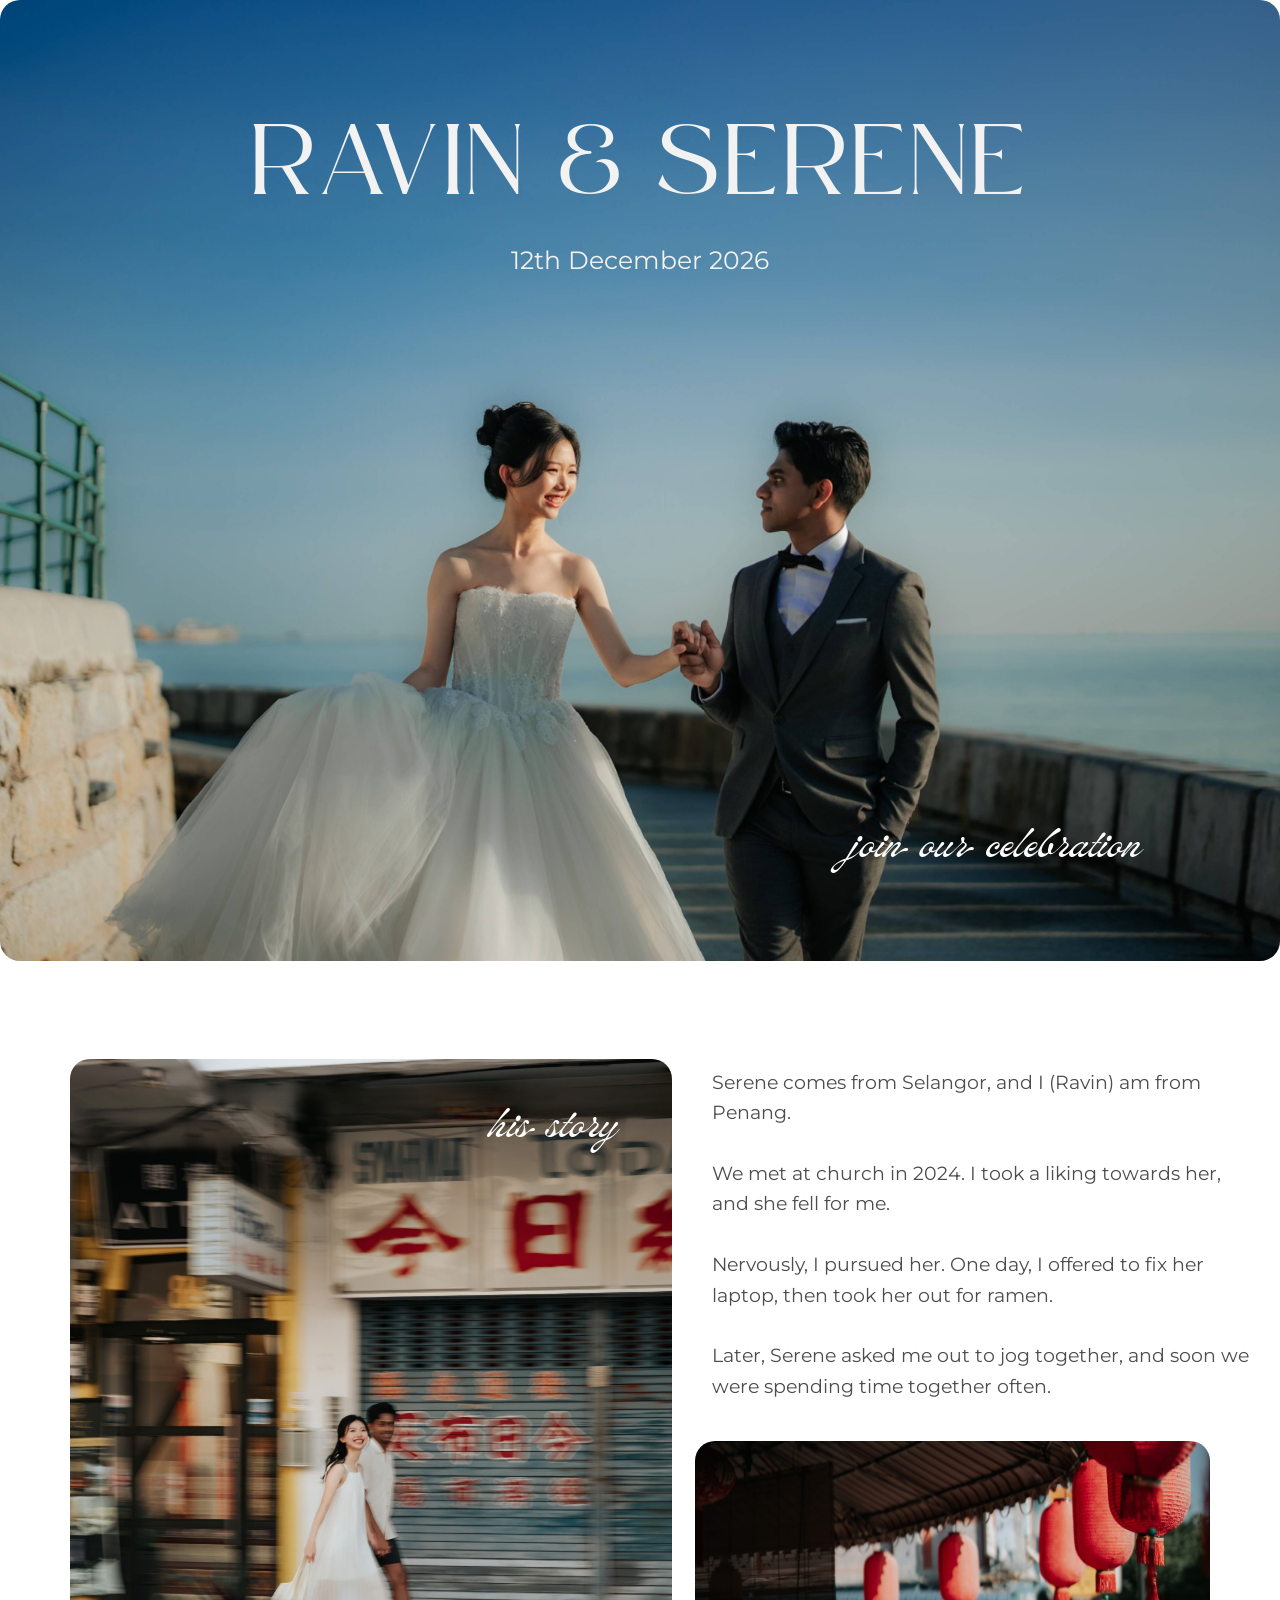
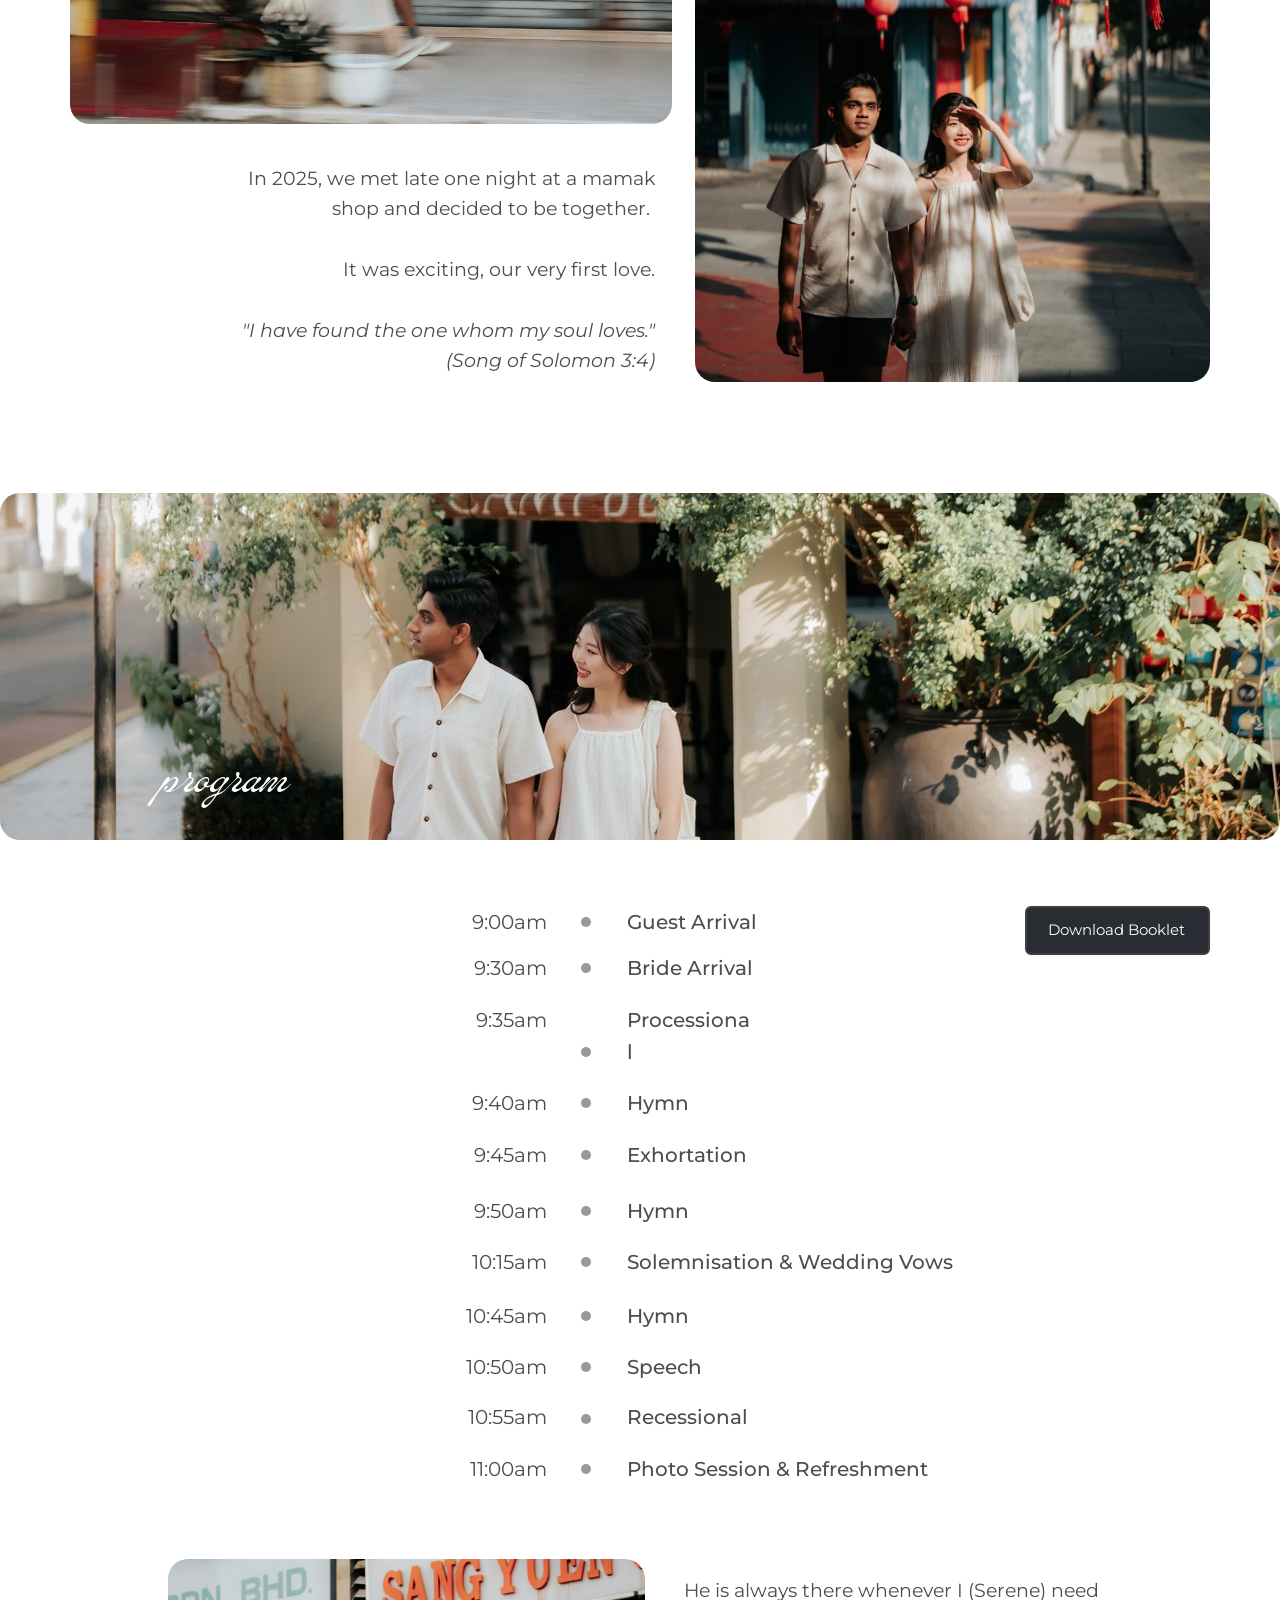
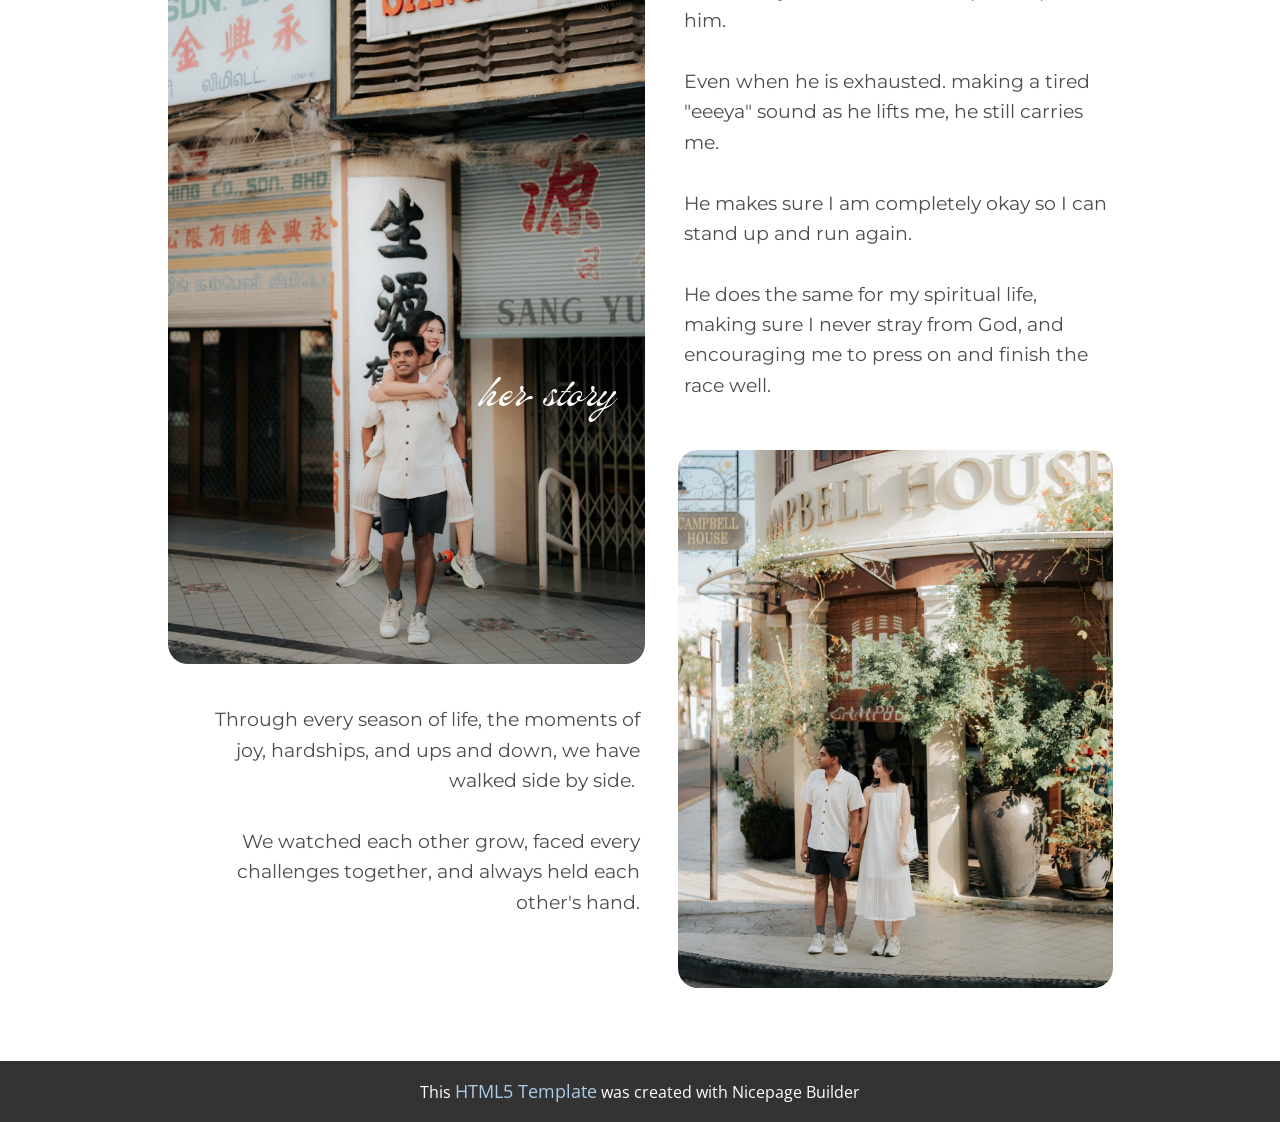
<file: index.html>
<!DOCTYPE html>
<html style="font-size: 16px;" lang="en"><head>
    <meta name="viewport" content="width=device-width, initial-scale=1.0">
    <meta charset="utf-8">
    <meta name="keywords" content="">
    <meta name="description" content="">
    <title>Wedding Site</title>
    <link rel="stylesheet" href="nicepage.css" media="screen">
<link rel="stylesheet" href="index.css" media="screen">
    <script class="u-script" type="text/javascript" src="jquery.js" defer=""></script>
    <script class="u-script" type="text/javascript" src="nicepage.js" defer=""></script>
    <meta name="generator" content="Nicepage 8.6.2, nicepage.com">
    
    
    
    
    
    
    
    
    <link id="u-page-google-font" rel="stylesheet" href="https://fonts.googleapis.com/css2?display=swap&amp;family=Roboto:ital,wght@0,100;0,200;0,300;0,400;0,500;0,600;0,700;0,800;0,900;1,100;1,200;1,300;1,400;1,500;1,600;1,700;1,800;1,900&amp;family=Open+Sans:ital,wght@0,300;0,400;0,500;0,600;0,700;0,800;1,300;1,400;1,500;1,600;1,700;1,800&amp;family=Montserrat:ital,wght@0,100;0,200;0,300;0,400;0,500;0,600;0,700;0,800;0,900;1,100;1,200;1,300;1,400;1,500;1,600;1,700;1,800;1,900">
    <script type="application/ld+json">{
		"@context": "http://schema.org",
		"@type": "Organization",
		"name": ""
}</script>
    <meta name="theme-color" content="#478ac9">
    <meta property="og:title" content="Wedding Site">
    <meta property="og:type" content="website">
  <meta data-intl-tel-input-cdn-path="intlTelInput/"></head>
  <body data-home-page="Wedding-Site.html" data-home-page-title="Wedding Site" data-path-to-root="./" data-include-products="false" class="u-body u-clearfix u-xl-mode" data-lang="en">
    <section class="u-clearfix u-section-1" id="block-1">
      <img class="u-expanded-width u-image u-image-round u-radius u-image-1" src="images/MW_04512_resized.jpg" data-image-width="4382" data-image-height="2921">
      <p class="u-align-center-xs u-custom-font u-text u-text-default u-text-grey-5 u-text-1">RAVIN &amp;​ SERENE </p>
      <p class="u-align-center-xs u-custom-font u-font-montserrat u-text u-text-default u-text-grey-5 u-text-2">12th December 20​​26</p>
      <p class="u-align-right-xs u-custom-font u-text u-text-white u-text-3">join our celebration</p>
    </section>
    <section class="u-clearfix u-white u-section-2" id="block-2">
      <div class="u-clearfix u-sheet u-sheet-1">
        <img class="custom-expanded u-image u-image-round u-radius u-image-1" src="images/MW_04669_resized.jpg" data-image-width="4886" data-image-height="3257">
        <p class="u-custom-font u-text u-text-default u-text-white u-text-1">his story</p>
        <p class="u-align-left u-custom-font u-font-montserrat u-text u-text-grey-70 u-text-2"> Serene comes from Selangor, and I (Ravin) am from Penang.&nbsp;<br>
          <br>We met at church in 2024. I took a liking towards her, and she fell for me.&nbsp;<br>
          <br>Nervously, I pursued her. One day, I offered to fix her laptop, then took her out for ramen.&nbsp;<br>
          <br>Later, Serene asked me out to jog together, and soon we were spending time together often.<br>
        </p>
        <img class="u-image u-image-round u-radius u-image-2" src="images/MW_04640_resized.jpg" alt="" data-image-width="1280" data-image-height="1920">
        <p class="u-align-right u-custom-font u-font-montserrat u-text u-text-grey-70 u-text-3"> In 2025, we met late one night at a mamak shop and decided to be together.&nbsp;<br>
          <br>It was exciting, our very first love.<br>
          <br><span style="font-style: italic;">"I have found the one whom my soul loves." (Song of Solomon 3:4)</span>
        </p>
      </div>
    </section>
    <section class="u-clearfix u-section-3" id="block-3">
      <img class="u-absolute-hcenter u-expanded u-image u-image-round u-radius u-image-1" src="images/MW_04595_resized.jpg" data-image-width="3054" data-image-height="4580">
      <p class="u-custom-font u-text u-text-default u-text-white u-text-1">program </p>
    </section>
    <section class="u-clearfix u-section-4" id="block-4">
      <div class="u-clearfix u-sheet u-sheet-1">
        <p class="u-align-right u-custom-font u-font-montserrat u-text u-text-grey-70 u-text-1">9:00am<br>
        </p>
        <p class="u-align-left u-custom-font u-font-montserrat u-text u-text-grey-70 u-text-2">Guest Arrival<br>
        </p>
        <a href="" class="u-border-2 u-border-grey-75 u-border-hover-grey-60 u-btn u-btn-round u-button-style u-custom-font u-font-montserrat u-hover-palette-5-dark-2 u-palette-5-dark-3 u-radius u-btn-1">Download Booklet </a>
        <div class="u-align-left u-grey-40 u-preserve-proportions u-shape u-shape-circle u-shape-1"></div>
        <p class="u-align-right u-custom-font u-font-montserrat u-text u-text-grey-70 u-text-3">9:30am<br>
        </p>
        <p class="u-align-left u-custom-font u-font-montserrat u-text u-text-grey-70 u-text-4">Bride Arrival<br>
        </p>
        <div class="u-align-left u-grey-40 u-preserve-proportions u-shape u-shape-circle u-shape-2"></div>
        <p class="u-align-right u-custom-font u-font-montserrat u-text u-text-grey-70 u-text-5">9:35am<br>
        </p>
        <p class="u-align-left u-custom-font u-font-montserrat u-text u-text-grey-70 u-text-6">Processional<br>
        </p>
        <div class="u-align-left u-grey-40 u-preserve-proportions u-shape u-shape-circle u-shape-3"></div>
        <p class="u-align-right u-custom-font u-font-montserrat u-text u-text-grey-70 u-text-7">9:40am<br>
        </p>
        <p class="u-align-left u-custom-font u-font-montserrat u-text u-text-grey-70 u-text-8">Hymn<br>
        </p>
        <div class="u-align-left u-grey-40 u-preserve-proportions u-shape u-shape-circle u-shape-4"></div>
        <p class="u-align-right u-custom-font u-font-montserrat u-text u-text-grey-70 u-text-9">9:45am<br>
        </p>
        <p class="u-align-left u-custom-font u-font-montserrat u-text u-text-grey-70 u-text-10">Exhortation<br>
        </p>
        <div class="u-align-left u-grey-40 u-preserve-proportions u-shape u-shape-circle u-shape-5"></div>
        <p class="u-align-right u-custom-font u-font-montserrat u-text u-text-grey-70 u-text-11">9:50am<br>
        </p>
        <p class="u-align-left u-custom-font u-font-montserrat u-text u-text-grey-70 u-text-12">Hymn<br>
        </p>
        <div class="u-align-left u-grey-40 u-preserve-proportions u-shape u-shape-circle u-shape-6"></div>
        <p class="u-align-right u-custom-font u-font-montserrat u-text u-text-grey-70 u-text-13">10:15am<br>
        </p>
        <p class="u-align-left u-custom-font u-font-montserrat u-text u-text-grey-70 u-text-14">Solemnisation &amp; Wedding Vows<br>
        </p>
        <div class="u-align-left u-grey-40 u-preserve-proportions u-shape u-shape-circle u-shape-7"></div>
        <p class="u-align-right u-custom-font u-font-montserrat u-text u-text-grey-70 u-text-15">10:45am<br>
        </p>
        <p class="u-align-left u-custom-font u-font-montserrat u-text u-text-grey-70 u-text-16">Hymn<br>
        </p>
        <div class="u-grey-40 u-preserve-proportions u-shape u-shape-circle u-shape-8"></div>
        <p class="u-align-right u-custom-font u-font-montserrat u-text u-text-grey-70 u-text-17">10:50am<br>
        </p>
        <p class="u-align-left u-custom-font u-font-montserrat u-text u-text-grey-70 u-text-18">Speech </p>
        <div class="u-align-left u-grey-40 u-preserve-proportions u-shape u-shape-circle u-shape-9"></div>
        <p class="u-align-right u-custom-font u-font-montserrat u-text u-text-grey-70 u-text-19">10:55am<br>
        </p>
        <p class="u-align-left u-custom-font u-font-montserrat u-text u-text-grey-70 u-text-20">Recessional</p>
        <div class="u-align-left u-grey-40 u-preserve-proportions u-shape u-shape-circle u-shape-10"></div>
        <p class="u-align-right u-custom-font u-font-montserrat u-text u-text-grey-70 u-text-21">11:00am<br>
        </p>
        <p class="u-align-left u-custom-font u-font-montserrat u-text u-text-grey-70 u-text-22">Photo Session &amp; Refreshment</p>
        <div class="u-grey-40 u-preserve-proportions u-shape u-shape-circle u-shape-11"></div>
      </div>
    </section>
    <section class="u-clearfix u-section-5" id="block-5">
      <div class="u-clearfix u-sheet u-sheet-1">
        <img class="u-image u-image-round u-radius u-image-1" src="images/MW_04928_resized.jpg" alt="" data-image-width="2707" data-image-height="4061">
        <p class="u-custom-font u-text u-text-default u-text-white u-text-1">her story</p>
        <p class="u-align-left u-custom-font u-font-montserrat u-text u-text-grey-70 u-text-2"> He is always there whenever I (Serene) need him.&nbsp;<br>
          <br>Even when he is exhausted. making a tired "eeeya" sound as he lifts me, he still carries me.&nbsp;<br>
          <br>He makes sure I am completely okay so I can stand up and run again.&nbsp;<br>
          <br>He does the same for my spiritual life, making sure I never stray from God, and encouraging me to press on and finish the race well.
        </p>
        <img class="u-align-left u-image u-image-round u-radius u-image-2" src="images/MW_04595_resized.jpg" alt="" data-image-width="3054" data-image-height="4580">
        <p class="u-align-right u-custom-font u-font-montserrat u-text u-text-grey-70 u-text-3"> Through every season of life, the moments of joy, hardships, and ups and down, we have walked side by side.&nbsp;<br>
          <br>We watched each other grow, faced every challenges together, and always held each other's hand.
        </p>
      </div>
    </section>
    
    
    
    
    <section class="u-backlink u-clearfix u-grey-80"> This <a href="https://nicepage.com/html5-template">HTML5 Template</a> was created with Nicepage Builder 
    </section>
  
</body></html>
</file>
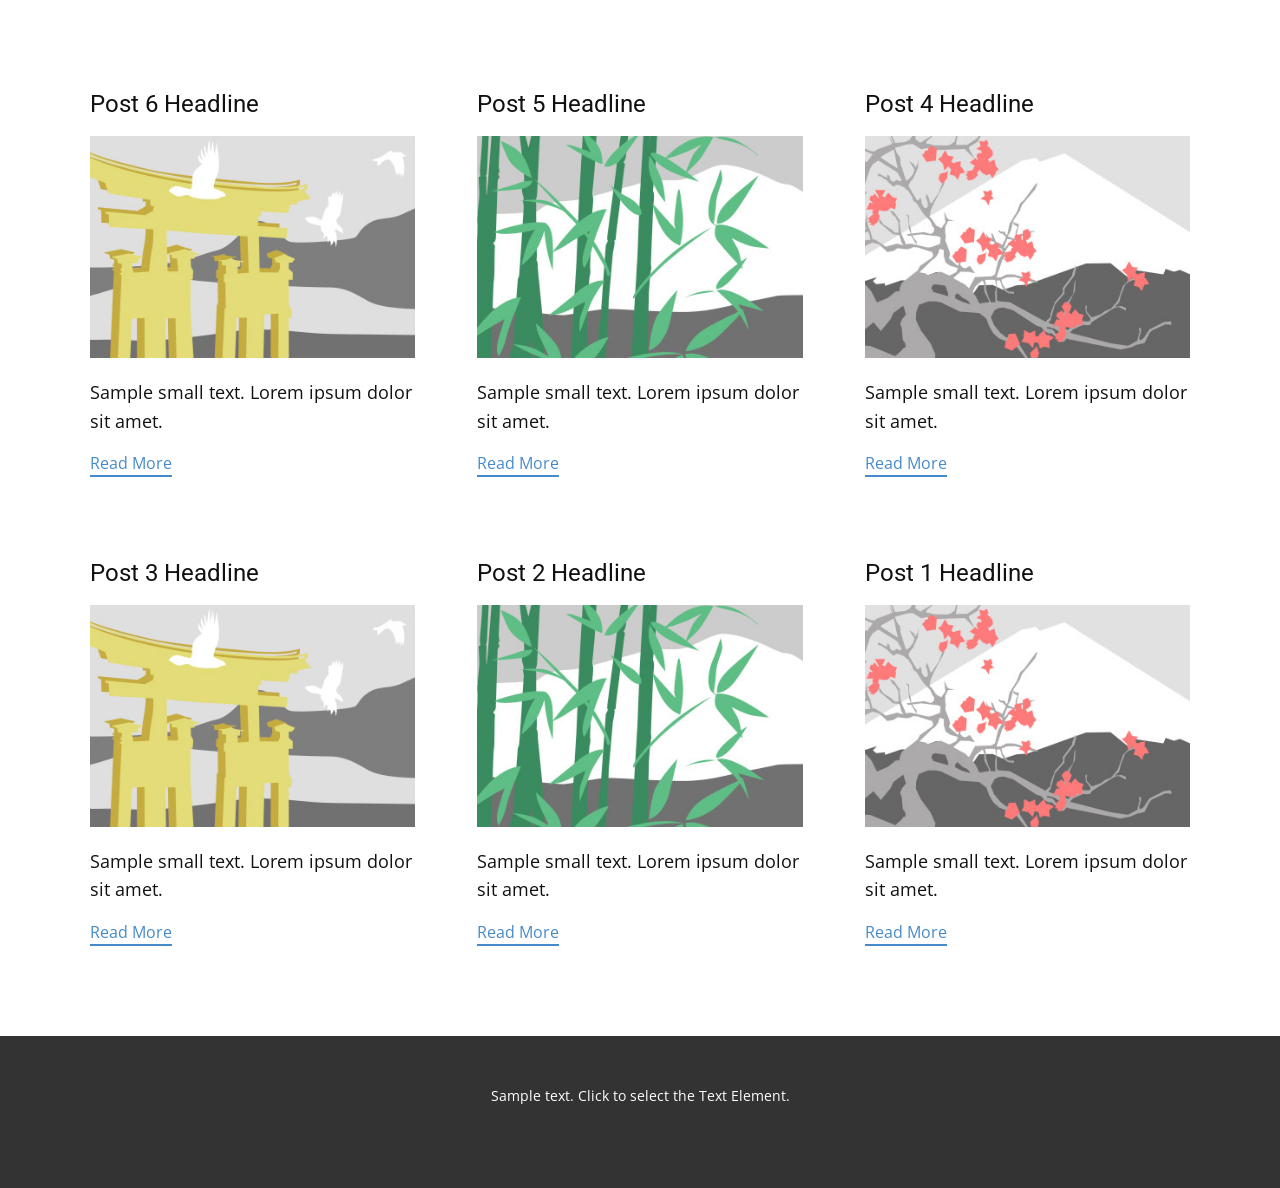
<file: blog/blog.html>
<!DOCTYPE html>
<html style="font-size: 16px;" lang="en"><head>
    <meta name="viewport" content="width=device-width, initial-scale=1.0">
    <meta charset="utf-8">
    <meta name="keywords" content="">
    <meta name="description" content="">
    <title>Blog</title>
    <link rel="stylesheet" href="../nicepage.css" media="screen">
<link rel="stylesheet" href="../Blog-Template.css" media="screen">
    <script class="u-script" type="text/javascript" src="../jquery.js" defer=""></script>
    <script class="u-script" type="text/javascript" src="../nicepage.js" defer=""></script>
    <meta name="generator" content="Nicepage 8.6.2, nicepage.com">
    
    
    
    <link id="u-page-google-font" rel="stylesheet" href="https://fonts.googleapis.com/css2?display=swap&amp;family=Roboto:ital,wght@0,100;0,200;0,300;0,400;0,500;0,600;0,700;0,800;0,900;1,100;1,200;1,300;1,400;1,500;1,600;1,700;1,800;1,900&amp;family=Open+Sans:ital,wght@0,300;0,400;0,500;0,600;0,700;0,800;1,300;1,400;1,500;1,600;1,700;1,800">
    <script type="application/ld+json">{
		"@context": "http://schema.org",
		"@type": "Organization",
		"name": ""
}</script>
    <meta name="theme-color" content="#478ac9">
  <meta data-intl-tel-input-cdn-path="intlTelInput/"></head>
  <body data-path-to-root="../" data-include-products="false" class="u-body u-clearfix u-xl-mode" data-lang="en">
    <section class="u-clearfix u-section-1" id="block-2">
      <div class="u-clearfix u-sheet u-valign-middle u-sheet-1"><!--blog--><!--blog_options_json--><!--{"type":"Recent","source":"","tags":"","count":""}--><!--/blog_options_json-->
        <div class="u-blog u-expanded-width u-blog-1" data-site-sorting-prop="created" data-site-sorting-order="desc" data-blog-id="blog-1">
          <div class="u-list-control"></div>
          <div class="u-repeater u-repeater-1"><!--blog_post-->
            <div class="u-blog-post u-container-style u-repeater-item u-white u-repeater-item-1"><meta name="twitter:description" content="Sample small text. Lorem ipsum dolor sit amet."><meta name="description" content="Sample small text. Lorem ipsum dolor sit amet."><meta property="og:type" content="article"><meta property="og:title" content="Post 6 Headline"><meta property="og:description" content="Sample small text. Lorem ipsum dolor sit amet."><meta property="og:image" content="../images/8ad73f3c.jpeg">
              <div class="u-container-layout u-similar-container u-valign-top u-container-layout-1"><!--blog_post_header-->
                <h4 class="u-blog-control u-text u-text-1">
                  <a class="u-post-header-link" href="../blog/post-5.html">Post 6 Headline</a>
                </h4><!--/blog_post_header--><!--blog_post_image-->
                <img alt="" class="u-blog-control u-expanded-width u-image u-image-default u-image-1" src="../images/8ad73f3c.jpeg" data-href="../blog/post-5.html"><!--/blog_post_image--><!--blog_post_content-->
                <div class="u-blog-control u-post-content u-text u-text-2 fr-view">Sample small text. Lorem ipsum dolor sit amet.</div><!--/blog_post_content--><!--blog_post_readmore-->
                <a href="../blog/post-5.html" class="u-blog-control u-border-2 u-border-no-left u-border-no-right u-border-no-top u-border-palette-1-base u-btn u-btn-rectangle u-button-style u-none u-btn-1"><!--blog_post_readmore_content--><!--options_json--><!--{"content":"","defaultValue":"Read More"}--><!--/options_json-->Read More<!--/blog_post_readmore_content--></a><!--/blog_post_readmore-->
              </div>
            </div><div class="u-blog-post u-container-style u-repeater-item u-video-cover u-white"><meta name="twitter:description" content="Sample small text. Lorem ipsum dolor sit amet."><meta name="description" content="Sample small text. Lorem ipsum dolor sit amet."><meta property="og:type" content="article"><meta property="og:title" content="Post 5 Headline"><meta property="og:description" content="Sample small text. Lorem ipsum dolor sit amet."><meta property="og:image" content="../images/68f64b9d.jpeg">
              <div class="u-container-layout u-similar-container u-valign-top u-container-layout-2"><!--blog_post_header-->
                <h4 class="u-blog-control u-text u-text-3">
                  <a class="u-post-header-link" href="../blog/post-4.html">Post 5 Headline</a>
                </h4><!--/blog_post_header--><!--blog_post_image-->
                <img alt="" class="u-blog-control u-expanded-width u-image u-image-default u-image-2" src="../images/68f64b9d.jpeg" data-href="../blog/post-4.html"><!--/blog_post_image--><!--blog_post_content-->
                <div class="u-blog-control u-post-content u-text u-text-4 fr-view">Sample small text. Lorem ipsum dolor sit amet.</div><!--/blog_post_content--><!--blog_post_readmore-->
                <a href="../blog/post-4.html" class="u-blog-control u-border-2 u-border-no-left u-border-no-right u-border-no-top u-border-palette-1-base u-btn u-btn-rectangle u-button-style u-none u-btn-2"><!--blog_post_readmore_content--><!--options_json--><!--{"content":"","defaultValue":"Read More"}--><!--/options_json-->Read More<!--/blog_post_readmore_content--></a><!--/blog_post_readmore-->
              </div>
            </div><div class="u-blog-post u-container-style u-repeater-item u-video-cover u-white"><meta name="twitter:description" content="Sample small text. Lorem ipsum dolor sit amet."><meta name="description" content="Sample small text. Lorem ipsum dolor sit amet."><meta property="og:type" content="article"><meta property="og:title" content="Post 4 Headline"><meta property="og:description" content="Sample small text. Lorem ipsum dolor sit amet."><meta property="og:image" content="../images/0fd3416c.jpeg">
              <div class="u-container-layout u-similar-container u-valign-top u-container-layout-3"><!--blog_post_header-->
                <h4 class="u-blog-control u-text u-text-5">
                  <a class="u-post-header-link" href="../blog/post-3.html">Post 4 Headline</a>
                </h4><!--/blog_post_header--><!--blog_post_image-->
                <img alt="" class="u-blog-control u-expanded-width u-image u-image-default u-image-3" src="../images/0fd3416c.jpeg" data-href="../blog/post-3.html"><!--/blog_post_image--><!--blog_post_content-->
                <div class="u-blog-control u-post-content u-text u-text-6 fr-view">Sample small text. Lorem ipsum dolor sit amet.</div><!--/blog_post_content--><!--blog_post_readmore-->
                <a href="../blog/post-3.html" class="u-blog-control u-border-2 u-border-no-left u-border-no-right u-border-no-top u-border-palette-1-base u-btn u-btn-rectangle u-button-style u-none u-btn-3"><!--blog_post_readmore_content--><!--options_json--><!--{"content":"","defaultValue":"Read More"}--><!--/options_json-->Read More<!--/blog_post_readmore_content--></a><!--/blog_post_readmore-->
              </div>
            </div><div class="u-blog-post u-container-style u-repeater-item u-white u-repeater-item-1"><meta name="twitter:description" content="Sample small text. Lorem ipsum dolor sit amet."><meta name="description" content="Sample small text. Lorem ipsum dolor sit amet."><meta property="og:type" content="article"><meta property="og:title" content="Post 3 Headline"><meta property="og:description" content="Sample small text. Lorem ipsum dolor sit amet."><meta property="og:image" content="../images/8ad73f3c.jpeg">
              <div class="u-container-layout u-similar-container u-valign-top u-container-layout-1"><!--blog_post_header-->
                <h4 class="u-blog-control u-text u-text-1">
                  <a class="u-post-header-link" href="../blog/post-2.html">Post 3 Headline</a>
                </h4><!--/blog_post_header--><!--blog_post_image-->
                <img alt="" class="u-blog-control u-expanded-width u-image u-image-default u-image-1" src="../images/8ad73f3c.jpeg" data-href="../blog/post-2.html"><!--/blog_post_image--><!--blog_post_content-->
                <div class="u-blog-control u-post-content u-text u-text-2 fr-view">Sample small text. Lorem ipsum dolor sit amet.</div><!--/blog_post_content--><!--blog_post_readmore-->
                <a href="../blog/post-2.html" class="u-blog-control u-border-2 u-border-no-left u-border-no-right u-border-no-top u-border-palette-1-base u-btn u-btn-rectangle u-button-style u-none u-btn-1"><!--blog_post_readmore_content--><!--options_json--><!--{"content":"","defaultValue":"Read More"}--><!--/options_json-->Read More<!--/blog_post_readmore_content--></a><!--/blog_post_readmore-->
              </div>
            </div><div class="u-blog-post u-container-style u-repeater-item u-video-cover u-white"><meta name="twitter:description" content="Sample small text. Lorem ipsum dolor sit amet."><meta name="description" content="Sample small text. Lorem ipsum dolor sit amet."><meta property="og:type" content="article"><meta property="og:title" content="Post 2 Headline"><meta property="og:description" content="Sample small text. Lorem ipsum dolor sit amet."><meta property="og:image" content="../images/68f64b9d.jpeg">
              <div class="u-container-layout u-similar-container u-valign-top u-container-layout-2"><!--blog_post_header-->
                <h4 class="u-blog-control u-text u-text-3">
                  <a class="u-post-header-link" href="../blog/post-1.html">Post 2 Headline</a>
                </h4><!--/blog_post_header--><!--blog_post_image-->
                <img alt="" class="u-blog-control u-expanded-width u-image u-image-default u-image-2" src="../images/68f64b9d.jpeg" data-href="../blog/post-1.html"><!--/blog_post_image--><!--blog_post_content-->
                <div class="u-blog-control u-post-content u-text u-text-4 fr-view">Sample small text. Lorem ipsum dolor sit amet.</div><!--/blog_post_content--><!--blog_post_readmore-->
                <a href="../blog/post-1.html" class="u-blog-control u-border-2 u-border-no-left u-border-no-right u-border-no-top u-border-palette-1-base u-btn u-btn-rectangle u-button-style u-none u-btn-2"><!--blog_post_readmore_content--><!--options_json--><!--{"content":"","defaultValue":"Read More"}--><!--/options_json-->Read More<!--/blog_post_readmore_content--></a><!--/blog_post_readmore-->
              </div>
            </div><div class="u-blog-post u-container-style u-repeater-item u-video-cover u-white"><meta name="twitter:description" content="Sample small text. Lorem ipsum dolor sit amet."><meta name="description" content="Sample small text. Lorem ipsum dolor sit amet."><meta property="og:type" content="article"><meta property="og:title" content="Post 1 Headline"><meta property="og:description" content="Sample small text. Lorem ipsum dolor sit amet."><meta property="og:image" content="../images/0fd3416c.jpeg">
              <div class="u-container-layout u-similar-container u-valign-top u-container-layout-3"><!--blog_post_header-->
                <h4 class="u-blog-control u-text u-text-5">
                  <a class="u-post-header-link" href="../blog/post.html">Post 1 Headline</a>
                </h4><!--/blog_post_header--><!--blog_post_image-->
                <img alt="" class="u-blog-control u-expanded-width u-image u-image-default u-image-3" src="../images/0fd3416c.jpeg" data-href="../blog/post.html"><!--/blog_post_image--><!--blog_post_content-->
                <div class="u-blog-control u-post-content u-text u-text-6 fr-view">Sample small text. Lorem ipsum dolor sit amet.</div><!--/blog_post_content--><!--blog_post_readmore-->
                <a href="../blog/post.html" class="u-blog-control u-border-2 u-border-no-left u-border-no-right u-border-no-top u-border-palette-1-base u-btn u-btn-rectangle u-button-style u-none u-btn-3"><!--blog_post_readmore_content--><!--options_json--><!--{"content":"","defaultValue":"Read More"}--><!--/options_json-->Read More<!--/blog_post_readmore_content--></a><!--/blog_post_readmore-->
              </div>
            </div><!--/blog_post--><!--blog_post-->
            <!--/blog_post--><!--blog_post-->
            <!--/blog_post-->
          </div>
          <div class="u-list-control"></div>
        </div><!--/blog-->
      </div>
    </section>
    
    
    
    <footer class="u-align-center u-clearfix u-container-align-center u-footer u-grey-80 u-footer" id="footer"><div class="u-clearfix u-sheet u-sheet-1">
        <p class="u-small-text u-text u-text-variant u-text-1">Sample text. Click to select the Text Element.</p>
      </div></footer>
    <section class="u-backlink u-clearfix u-grey-80"></section>
  
</body></html>
</file>
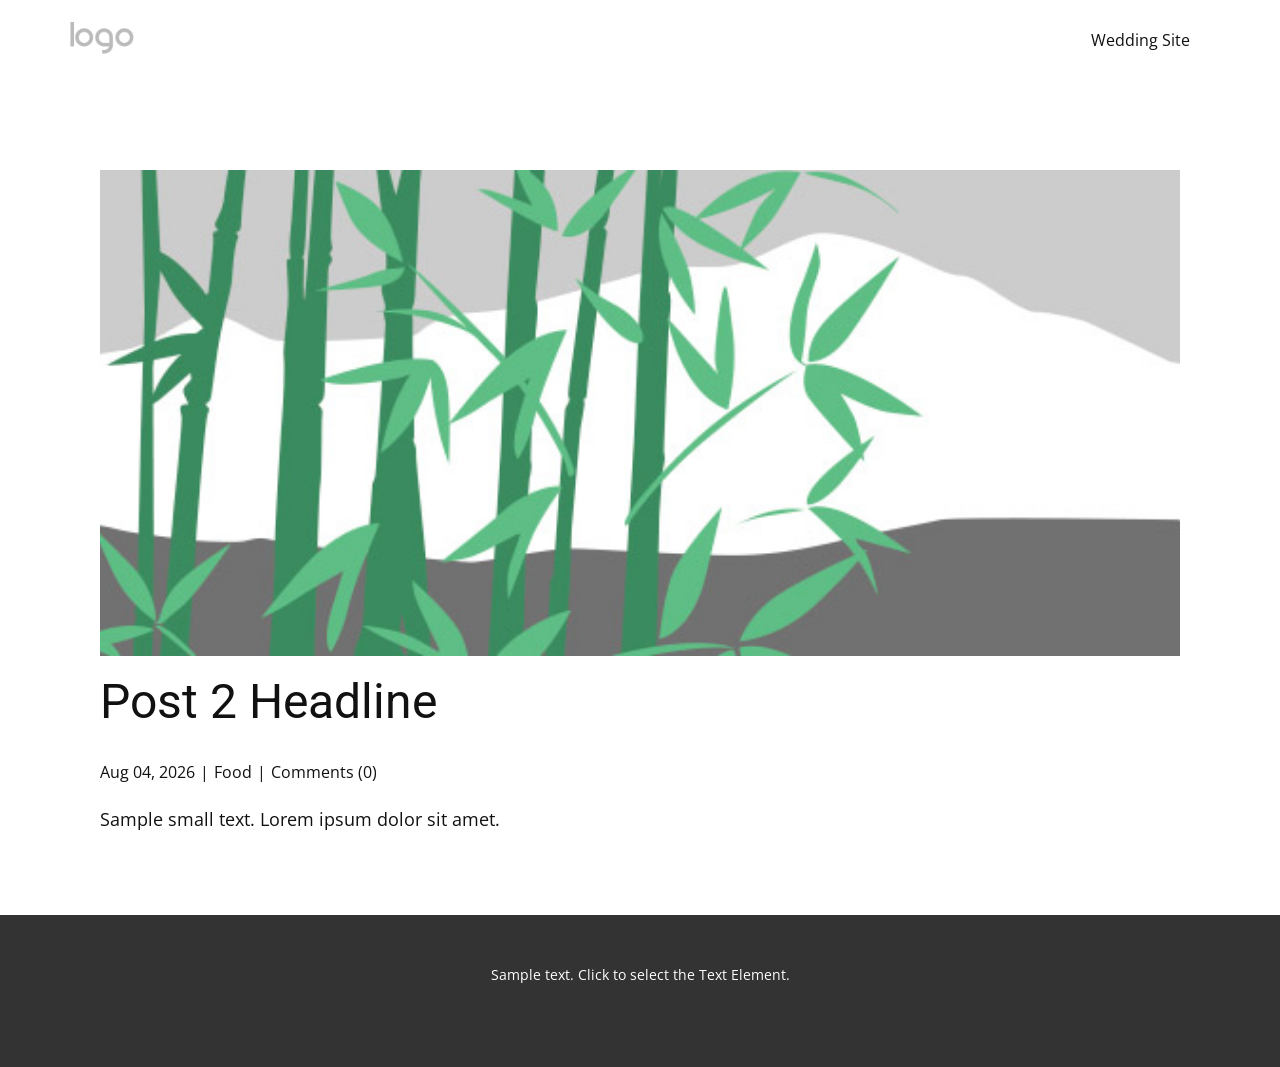
<file: blog/post-1.html>
<!DOCTYPE html>
<html style="font-size: 16px;" lang="en"><head>
    <meta name="viewport" content="width=device-width, initial-scale=1.0">
    <meta charset="utf-8">
    <meta name="keywords" content="Post 1 Headline">
    <meta name="description" content="Sample small text. Lorem ipsum dolor sit amet.">
    <title>Post 2 Headline</title>
    <link rel="stylesheet" href="../nicepage.css" media="screen">
<link rel="stylesheet" href="../Post-Template.css" media="screen">
    <script class="u-script" type="text/javascript" src="../jquery.js" defer=""></script>
    <script class="u-script" type="text/javascript" src="../nicepage.js" defer=""></script>
    <meta name="generator" content="Nicepage 8.6.2, nicepage.com">
    
    
    
    <link id="u-page-google-font" rel="stylesheet" href="https://fonts.googleapis.com/css2?display=swap&amp;family=Roboto:ital,wght@0,100;0,200;0,300;0,400;0,500;0,600;0,700;0,800;0,900;1,100;1,200;1,300;1,400;1,500;1,600;1,700;1,800;1,900&amp;family=Open+Sans:ital,wght@0,300;0,400;0,500;0,600;0,700;0,800;1,300;1,400;1,500;1,600;1,700;1,800">
    <script type="application/ld+json">{
		"@context": "http://schema.org",
		"@type": "Organization",
		"name": "",
		"logo": "images/default-logo.png"
}</script>
    <meta name="theme-color" content="#478ac9">
  <meta data-intl-tel-input-cdn-path="intlTelInput/"><meta name="twitter:description" content="Sample small text. Lorem ipsum dolor sit amet."><meta property="og:type" content="article"><meta property="og:title" content="Post 2 Headline"><meta property="og:description" content="Sample small text. Lorem ipsum dolor sit amet."><meta property="og:image" content="../images/68f64b9d.jpeg"></head>
  <body data-path-to-root="./" data-include-products="false" class="u-body u-xl-mode" data-lang="en"><header class="u-clearfix u-header u-header" id="header"><div class="u-clearfix u-sheet u-valign-middle u-sheet-1">
        <a href="#" class="u-image u-logo u-image-1">
          <img src="../images/default-logo.png" class="u-logo-image u-logo-image-1">
        </a>
        <nav class="u-menu u-menu-one-level u-offcanvas u-menu-1" role="navigation" aria-label="Menu navigation">
          <div class="menu-collapse" style="font-size: 1rem; letter-spacing: 0px;">
            <a class="u-button-style u-custom-left-right-menu-spacing u-custom-padding-bottom u-custom-top-bottom-menu-spacing u-hamburger-link u-nav-link u-text-active-palette-1-base u-text-hover-palette-2-base" href="#" tabindex="-1" aria-label="Open menu" aria-controls="e110">
              <svg class="u-svg-link" viewBox="0 0 24 24"><use xlink:href="#menu-hamburger"></use></svg>
              <svg class="u-svg-content" version="1.1" id="menu-hamburger" viewBox="0 0 16 16" x="0px" y="0px" xmlns:xlink="http://www.w3.org/1999/xlink" xmlns="http://www.w3.org/2000/svg"><g><rect y="1" width="16" height="2"></rect><rect y="7" width="16" height="2"></rect><rect y="13" width="16" height="2"></rect>
</g></svg>
            </a>
          </div>
          <div class="u-nav-container">
            <ul class="u-nav u-unstyled u-nav-1" role="menubar"><li class="u-nav-item" role="none"><a class="u-button-style u-nav-link u-text-active-palette-1-base u-text-hover-palette-2-base u-nav-link-2" href="../" role="menuitem">Wedding Site</a>
</li></ul>
          </div>
          <div class="u-nav-container-collapse" id="e110" role="region" aria-label="Menu panel">
            <div class="u-black u-container-style u-inner-container-layout u-opacity u-opacity-95 u-sidenav">
              <div class="u-inner-container-layout u-sidenav-overflow">
                <div class="u-menu-close" tabindex="-1" aria-label="Close menu"></div>
                <ul class="u-align-center u-nav u-popupmenu-items u-unstyled u-nav-2"><li class="u-nav-item"><a class="u-button-style u-nav-link" href="../">Wedding Site</a>
</li></ul>
              </div>
            </div>
            <div class="u-black u-menu-overlay u-opacity u-opacity-70"></div>
          </div>
        </nav>
      </div></header>
    <section class="u-align-center u-clearfix u-section-1" id="block-2">
      <div class="u-clearfix u-sheet u-valign-middle-md u-valign-middle-sm u-valign-middle-xs u-sheet-1"><!--post_details--><!--post_details_options_json--><!--{"source":""}--><!--/post_details_options_json--><!--blog_post-->
        <div class="u-container-style u-expanded-width u-post-details u-post-details-1">
          <div class="u-container-layout u-valign-middle u-container-layout-1"><!--blog_post_image-->
            <img alt="" class="u-blog-control u-expanded-width u-image u-image-default u-image-1" src="../images/68f64b9d.jpeg"><!--/blog_post_image--><!--blog_post_header-->
            <h2 class="u-blog-control u-text u-text-1">Post 2 Headline</h2><!--/blog_post_header--><!--blog_post_metadata-->
            <div class="u-blog-control u-metadata u-metadata-1"><!--blog_post_metadata_date--><span class="u-meta-date u-meta-icon">Aug 04, 2026</span><!--/blog_post_metadata_date--><!--blog_post_metadata_category--><span class="u-meta-category u-meta-icon"><a href="/blog/blog.html#/blog-1///1">Food</a></span><!--/blog_post_metadata_category--><!--blog_post_metadata_comments--><span class="u-meta-comments u-meta-icon"><!--blog_post_metadata_comments_content-->Comments (0)<!--/blog_post_metadata_comments_content--></span><!--/blog_post_metadata_comments-->
            </div><!--/blog_post_metadata--><!--blog_post_content-->
            <div class="u-align-justify u-blog-control u-post-content u-text u-text-2 fr-view">
  <p>Sample small text. Lorem ipsum dolor sit amet.</p>
  </div><!--/blog_post_content-->
          </div>
        </div><!--/blog_post--><!--/post_details-->
      </div>
    </section>
    
    
    
    <footer class="u-align-center u-clearfix u-container-align-center u-footer u-grey-80 u-footer" id="footer"><div class="u-clearfix u-sheet u-sheet-1">
        <p class="u-small-text u-text u-text-variant u-text-1">Sample text. Click to select the Text Element.</p>
      </div></footer>
    <section class="u-backlink u-clearfix u-grey-80"></section>
  
</body></html>
</file>
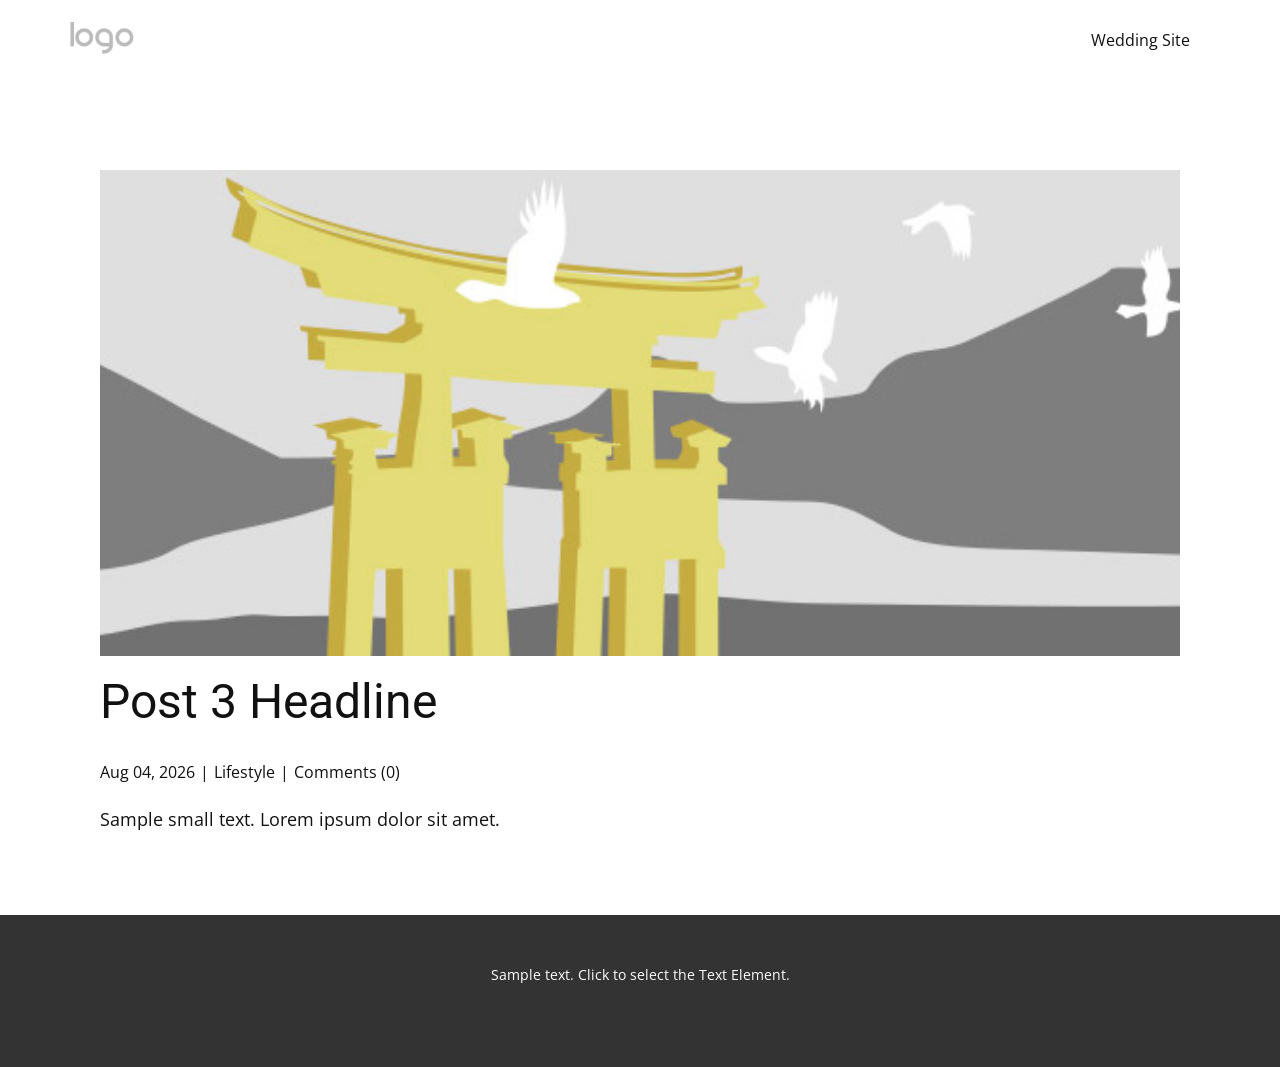
<file: blog/post-2.html>
<!DOCTYPE html>
<html style="font-size: 16px;" lang="en"><head>
    <meta name="viewport" content="width=device-width, initial-scale=1.0">
    <meta charset="utf-8">
    <meta name="keywords" content="Post 1 Headline">
    <meta name="description" content="Sample small text. Lorem ipsum dolor sit amet.">
    <title>Post 3 Headline</title>
    <link rel="stylesheet" href="../nicepage.css" media="screen">
<link rel="stylesheet" href="../Post-Template.css" media="screen">
    <script class="u-script" type="text/javascript" src="../jquery.js" defer=""></script>
    <script class="u-script" type="text/javascript" src="../nicepage.js" defer=""></script>
    <meta name="generator" content="Nicepage 8.6.2, nicepage.com">
    
    
    
    <link id="u-page-google-font" rel="stylesheet" href="https://fonts.googleapis.com/css2?display=swap&amp;family=Roboto:ital,wght@0,100;0,200;0,300;0,400;0,500;0,600;0,700;0,800;0,900;1,100;1,200;1,300;1,400;1,500;1,600;1,700;1,800;1,900&amp;family=Open+Sans:ital,wght@0,300;0,400;0,500;0,600;0,700;0,800;1,300;1,400;1,500;1,600;1,700;1,800">
    <script type="application/ld+json">{
		"@context": "http://schema.org",
		"@type": "Organization",
		"name": "",
		"logo": "images/default-logo.png"
}</script>
    <meta name="theme-color" content="#478ac9">
  <meta data-intl-tel-input-cdn-path="intlTelInput/"><meta name="twitter:description" content="Sample small text. Lorem ipsum dolor sit amet."><meta property="og:type" content="article"><meta property="og:title" content="Post 3 Headline"><meta property="og:description" content="Sample small text. Lorem ipsum dolor sit amet."><meta property="og:image" content="../images/8ad73f3c.jpeg"></head>
  <body data-path-to-root="./" data-include-products="false" class="u-body u-xl-mode" data-lang="en"><header class="u-clearfix u-header u-header" id="header"><div class="u-clearfix u-sheet u-valign-middle u-sheet-1">
        <a href="#" class="u-image u-logo u-image-1">
          <img src="../images/default-logo.png" class="u-logo-image u-logo-image-1">
        </a>
        <nav class="u-menu u-menu-one-level u-offcanvas u-menu-1" role="navigation" aria-label="Menu navigation">
          <div class="menu-collapse" style="font-size: 1rem; letter-spacing: 0px;">
            <a class="u-button-style u-custom-left-right-menu-spacing u-custom-padding-bottom u-custom-top-bottom-menu-spacing u-hamburger-link u-nav-link u-text-active-palette-1-base u-text-hover-palette-2-base" href="#" tabindex="-1" aria-label="Open menu" aria-controls="e110">
              <svg class="u-svg-link" viewBox="0 0 24 24"><use xlink:href="#menu-hamburger"></use></svg>
              <svg class="u-svg-content" version="1.1" id="menu-hamburger" viewBox="0 0 16 16" x="0px" y="0px" xmlns:xlink="http://www.w3.org/1999/xlink" xmlns="http://www.w3.org/2000/svg"><g><rect y="1" width="16" height="2"></rect><rect y="7" width="16" height="2"></rect><rect y="13" width="16" height="2"></rect>
</g></svg>
            </a>
          </div>
          <div class="u-nav-container">
            <ul class="u-nav u-unstyled u-nav-1" role="menubar"><li class="u-nav-item" role="none"><a class="u-button-style u-nav-link u-text-active-palette-1-base u-text-hover-palette-2-base u-nav-link-2" href="../" role="menuitem">Wedding Site</a>
</li></ul>
          </div>
          <div class="u-nav-container-collapse" id="e110" role="region" aria-label="Menu panel">
            <div class="u-black u-container-style u-inner-container-layout u-opacity u-opacity-95 u-sidenav">
              <div class="u-inner-container-layout u-sidenav-overflow">
                <div class="u-menu-close" tabindex="-1" aria-label="Close menu"></div>
                <ul class="u-align-center u-nav u-popupmenu-items u-unstyled u-nav-2"><li class="u-nav-item"><a class="u-button-style u-nav-link" href="../">Wedding Site</a>
</li></ul>
              </div>
            </div>
            <div class="u-black u-menu-overlay u-opacity u-opacity-70"></div>
          </div>
        </nav>
      </div></header>
    <section class="u-align-center u-clearfix u-section-1" id="block-2">
      <div class="u-clearfix u-sheet u-valign-middle-md u-valign-middle-sm u-valign-middle-xs u-sheet-1"><!--post_details--><!--post_details_options_json--><!--{"source":""}--><!--/post_details_options_json--><!--blog_post-->
        <div class="u-container-style u-expanded-width u-post-details u-post-details-1">
          <div class="u-container-layout u-valign-middle u-container-layout-1"><!--blog_post_image-->
            <img alt="" class="u-blog-control u-expanded-width u-image u-image-default u-image-1" src="../images/8ad73f3c.jpeg"><!--/blog_post_image--><!--blog_post_header-->
            <h2 class="u-blog-control u-text u-text-1">Post 3 Headline</h2><!--/blog_post_header--><!--blog_post_metadata-->
            <div class="u-blog-control u-metadata u-metadata-1"><!--blog_post_metadata_date--><span class="u-meta-date u-meta-icon">Aug 04, 2026</span><!--/blog_post_metadata_date--><!--blog_post_metadata_category--><span class="u-meta-category u-meta-icon"><a href="/blog/blog.html#/blog-1///3">Lifestyle</a></span><!--/blog_post_metadata_category--><!--blog_post_metadata_comments--><span class="u-meta-comments u-meta-icon"><!--blog_post_metadata_comments_content-->Comments (0)<!--/blog_post_metadata_comments_content--></span><!--/blog_post_metadata_comments-->
            </div><!--/blog_post_metadata--><!--blog_post_content-->
            <div class="u-align-justify u-blog-control u-post-content u-text u-text-2 fr-view">
  <p>Sample small text. Lorem ipsum dolor sit amet.</p>
  </div><!--/blog_post_content-->
          </div>
        </div><!--/blog_post--><!--/post_details-->
      </div>
    </section>
    
    
    
    <footer class="u-align-center u-clearfix u-container-align-center u-footer u-grey-80 u-footer" id="footer"><div class="u-clearfix u-sheet u-sheet-1">
        <p class="u-small-text u-text u-text-variant u-text-1">Sample text. Click to select the Text Element.</p>
      </div></footer>
    <section class="u-backlink u-clearfix u-grey-80"></section>
  
</body></html>
</file>
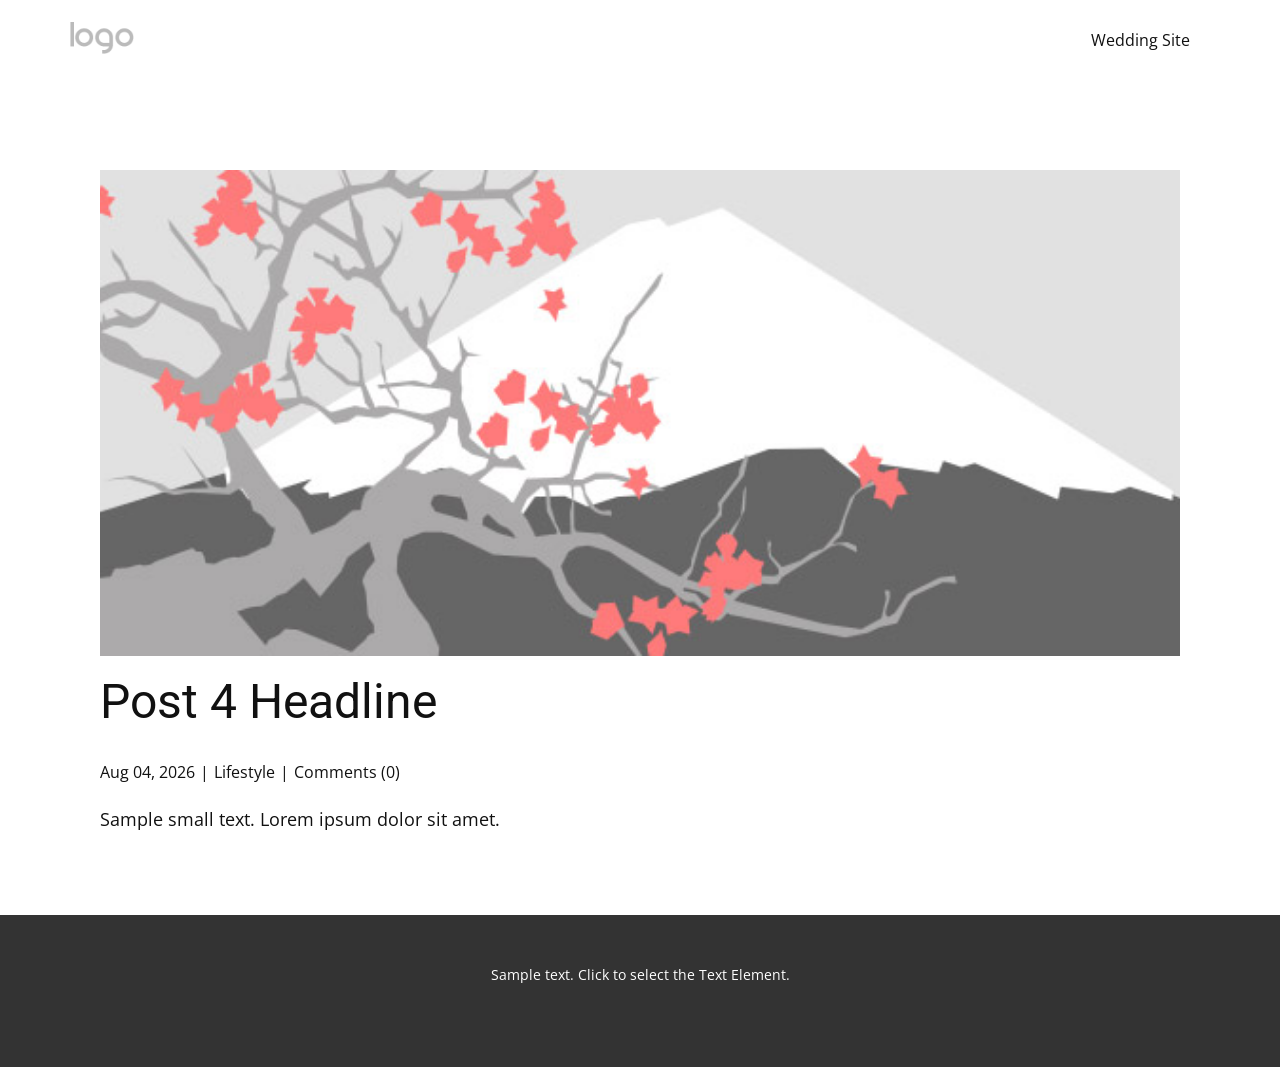
<file: blog/post-3.html>
<!DOCTYPE html>
<html style="font-size: 16px;" lang="en"><head>
    <meta name="viewport" content="width=device-width, initial-scale=1.0">
    <meta charset="utf-8">
    <meta name="keywords" content="Post 1 Headline">
    <meta name="description" content="Sample small text. Lorem ipsum dolor sit amet.">
    <title>Post 4 Headline</title>
    <link rel="stylesheet" href="../nicepage.css" media="screen">
<link rel="stylesheet" href="../Post-Template.css" media="screen">
    <script class="u-script" type="text/javascript" src="../jquery.js" defer=""></script>
    <script class="u-script" type="text/javascript" src="../nicepage.js" defer=""></script>
    <meta name="generator" content="Nicepage 8.6.2, nicepage.com">
    
    
    
    <link id="u-page-google-font" rel="stylesheet" href="https://fonts.googleapis.com/css2?display=swap&amp;family=Roboto:ital,wght@0,100;0,200;0,300;0,400;0,500;0,600;0,700;0,800;0,900;1,100;1,200;1,300;1,400;1,500;1,600;1,700;1,800;1,900&amp;family=Open+Sans:ital,wght@0,300;0,400;0,500;0,600;0,700;0,800;1,300;1,400;1,500;1,600;1,700;1,800">
    <script type="application/ld+json">{
		"@context": "http://schema.org",
		"@type": "Organization",
		"name": "",
		"logo": "images/default-logo.png"
}</script>
    <meta name="theme-color" content="#478ac9">
  <meta data-intl-tel-input-cdn-path="intlTelInput/"><meta name="twitter:description" content="Sample small text. Lorem ipsum dolor sit amet."><meta property="og:type" content="article"><meta property="og:title" content="Post 4 Headline"><meta property="og:description" content="Sample small text. Lorem ipsum dolor sit amet."><meta property="og:image" content="../images/0fd3416c.jpeg"></head>
  <body data-path-to-root="./" data-include-products="false" class="u-body u-xl-mode" data-lang="en"><header class="u-clearfix u-header u-header" id="header"><div class="u-clearfix u-sheet u-valign-middle u-sheet-1">
        <a href="#" class="u-image u-logo u-image-1">
          <img src="../images/default-logo.png" class="u-logo-image u-logo-image-1">
        </a>
        <nav class="u-menu u-menu-one-level u-offcanvas u-menu-1" role="navigation" aria-label="Menu navigation">
          <div class="menu-collapse" style="font-size: 1rem; letter-spacing: 0px;">
            <a class="u-button-style u-custom-left-right-menu-spacing u-custom-padding-bottom u-custom-top-bottom-menu-spacing u-hamburger-link u-nav-link u-text-active-palette-1-base u-text-hover-palette-2-base" href="#" tabindex="-1" aria-label="Open menu" aria-controls="e110">
              <svg class="u-svg-link" viewBox="0 0 24 24"><use xlink:href="#menu-hamburger"></use></svg>
              <svg class="u-svg-content" version="1.1" id="menu-hamburger" viewBox="0 0 16 16" x="0px" y="0px" xmlns:xlink="http://www.w3.org/1999/xlink" xmlns="http://www.w3.org/2000/svg"><g><rect y="1" width="16" height="2"></rect><rect y="7" width="16" height="2"></rect><rect y="13" width="16" height="2"></rect>
</g></svg>
            </a>
          </div>
          <div class="u-nav-container">
            <ul class="u-nav u-unstyled u-nav-1" role="menubar"><li class="u-nav-item" role="none"><a class="u-button-style u-nav-link u-text-active-palette-1-base u-text-hover-palette-2-base u-nav-link-2" href="../" role="menuitem">Wedding Site</a>
</li></ul>
          </div>
          <div class="u-nav-container-collapse" id="e110" role="region" aria-label="Menu panel">
            <div class="u-black u-container-style u-inner-container-layout u-opacity u-opacity-95 u-sidenav">
              <div class="u-inner-container-layout u-sidenav-overflow">
                <div class="u-menu-close" tabindex="-1" aria-label="Close menu"></div>
                <ul class="u-align-center u-nav u-popupmenu-items u-unstyled u-nav-2"><li class="u-nav-item"><a class="u-button-style u-nav-link" href="../">Wedding Site</a>
</li></ul>
              </div>
            </div>
            <div class="u-black u-menu-overlay u-opacity u-opacity-70"></div>
          </div>
        </nav>
      </div></header>
    <section class="u-align-center u-clearfix u-section-1" id="block-2">
      <div class="u-clearfix u-sheet u-valign-middle-md u-valign-middle-sm u-valign-middle-xs u-sheet-1"><!--post_details--><!--post_details_options_json--><!--{"source":""}--><!--/post_details_options_json--><!--blog_post-->
        <div class="u-container-style u-expanded-width u-post-details u-post-details-1">
          <div class="u-container-layout u-valign-middle u-container-layout-1"><!--blog_post_image-->
            <img alt="" class="u-blog-control u-expanded-width u-image u-image-default u-image-1" src="../images/0fd3416c.jpeg"><!--/blog_post_image--><!--blog_post_header-->
            <h2 class="u-blog-control u-text u-text-1">Post 4 Headline</h2><!--/blog_post_header--><!--blog_post_metadata-->
            <div class="u-blog-control u-metadata u-metadata-1"><!--blog_post_metadata_date--><span class="u-meta-date u-meta-icon">Aug 04, 2026</span><!--/blog_post_metadata_date--><!--blog_post_metadata_category--><span class="u-meta-category u-meta-icon"><a href="/blog/blog.html#/blog-1///3">Lifestyle</a></span><!--/blog_post_metadata_category--><!--blog_post_metadata_comments--><span class="u-meta-comments u-meta-icon"><!--blog_post_metadata_comments_content-->Comments (0)<!--/blog_post_metadata_comments_content--></span><!--/blog_post_metadata_comments-->
            </div><!--/blog_post_metadata--><!--blog_post_content-->
            <div class="u-align-justify u-blog-control u-post-content u-text u-text-2 fr-view">
  <p>Sample small text. Lorem ipsum dolor sit amet.</p>
  </div><!--/blog_post_content-->
          </div>
        </div><!--/blog_post--><!--/post_details-->
      </div>
    </section>
    
    
    
    <footer class="u-align-center u-clearfix u-container-align-center u-footer u-grey-80 u-footer" id="footer"><div class="u-clearfix u-sheet u-sheet-1">
        <p class="u-small-text u-text u-text-variant u-text-1">Sample text. Click to select the Text Element.</p>
      </div></footer>
    <section class="u-backlink u-clearfix u-grey-80"></section>
  
</body></html>
</file>
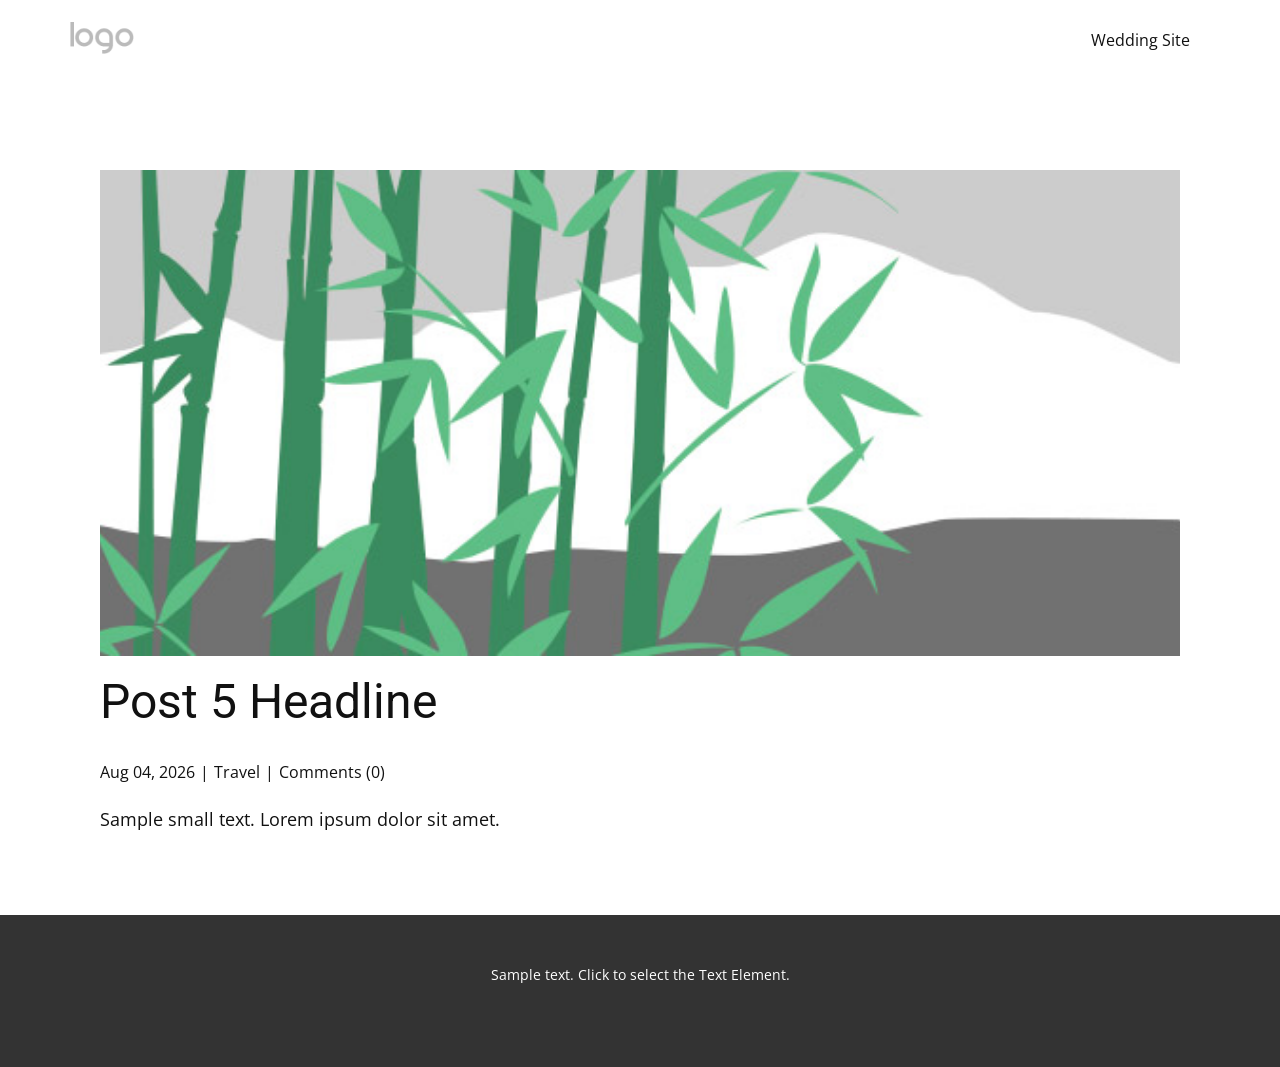
<file: blog/post-4.html>
<!DOCTYPE html>
<html style="font-size: 16px;" lang="en"><head>
    <meta name="viewport" content="width=device-width, initial-scale=1.0">
    <meta charset="utf-8">
    <meta name="keywords" content="Post 1 Headline">
    <meta name="description" content="Sample small text. Lorem ipsum dolor sit amet.">
    <title>Post 5 Headline</title>
    <link rel="stylesheet" href="../nicepage.css" media="screen">
<link rel="stylesheet" href="../Post-Template.css" media="screen">
    <script class="u-script" type="text/javascript" src="../jquery.js" defer=""></script>
    <script class="u-script" type="text/javascript" src="../nicepage.js" defer=""></script>
    <meta name="generator" content="Nicepage 8.6.2, nicepage.com">
    
    
    
    <link id="u-page-google-font" rel="stylesheet" href="https://fonts.googleapis.com/css2?display=swap&amp;family=Roboto:ital,wght@0,100;0,200;0,300;0,400;0,500;0,600;0,700;0,800;0,900;1,100;1,200;1,300;1,400;1,500;1,600;1,700;1,800;1,900&amp;family=Open+Sans:ital,wght@0,300;0,400;0,500;0,600;0,700;0,800;1,300;1,400;1,500;1,600;1,700;1,800">
    <script type="application/ld+json">{
		"@context": "http://schema.org",
		"@type": "Organization",
		"name": "",
		"logo": "images/default-logo.png"
}</script>
    <meta name="theme-color" content="#478ac9">
  <meta data-intl-tel-input-cdn-path="intlTelInput/"><meta name="twitter:description" content="Sample small text. Lorem ipsum dolor sit amet."><meta property="og:type" content="article"><meta property="og:title" content="Post 5 Headline"><meta property="og:description" content="Sample small text. Lorem ipsum dolor sit amet."><meta property="og:image" content="../images/68f64b9d.jpeg"></head>
  <body data-path-to-root="./" data-include-products="false" class="u-body u-xl-mode" data-lang="en"><header class="u-clearfix u-header u-header" id="header"><div class="u-clearfix u-sheet u-valign-middle u-sheet-1">
        <a href="#" class="u-image u-logo u-image-1">
          <img src="../images/default-logo.png" class="u-logo-image u-logo-image-1">
        </a>
        <nav class="u-menu u-menu-one-level u-offcanvas u-menu-1" role="navigation" aria-label="Menu navigation">
          <div class="menu-collapse" style="font-size: 1rem; letter-spacing: 0px;">
            <a class="u-button-style u-custom-left-right-menu-spacing u-custom-padding-bottom u-custom-top-bottom-menu-spacing u-hamburger-link u-nav-link u-text-active-palette-1-base u-text-hover-palette-2-base" href="#" tabindex="-1" aria-label="Open menu" aria-controls="e110">
              <svg class="u-svg-link" viewBox="0 0 24 24"><use xlink:href="#menu-hamburger"></use></svg>
              <svg class="u-svg-content" version="1.1" id="menu-hamburger" viewBox="0 0 16 16" x="0px" y="0px" xmlns:xlink="http://www.w3.org/1999/xlink" xmlns="http://www.w3.org/2000/svg"><g><rect y="1" width="16" height="2"></rect><rect y="7" width="16" height="2"></rect><rect y="13" width="16" height="2"></rect>
</g></svg>
            </a>
          </div>
          <div class="u-nav-container">
            <ul class="u-nav u-unstyled u-nav-1" role="menubar"><li class="u-nav-item" role="none"><a class="u-button-style u-nav-link u-text-active-palette-1-base u-text-hover-palette-2-base u-nav-link-2" href="../" role="menuitem">Wedding Site</a>
</li></ul>
          </div>
          <div class="u-nav-container-collapse" id="e110" role="region" aria-label="Menu panel">
            <div class="u-black u-container-style u-inner-container-layout u-opacity u-opacity-95 u-sidenav">
              <div class="u-inner-container-layout u-sidenav-overflow">
                <div class="u-menu-close" tabindex="-1" aria-label="Close menu"></div>
                <ul class="u-align-center u-nav u-popupmenu-items u-unstyled u-nav-2"><li class="u-nav-item"><a class="u-button-style u-nav-link" href="../">Wedding Site</a>
</li></ul>
              </div>
            </div>
            <div class="u-black u-menu-overlay u-opacity u-opacity-70"></div>
          </div>
        </nav>
      </div></header>
    <section class="u-align-center u-clearfix u-section-1" id="block-2">
      <div class="u-clearfix u-sheet u-valign-middle-md u-valign-middle-sm u-valign-middle-xs u-sheet-1"><!--post_details--><!--post_details_options_json--><!--{"source":""}--><!--/post_details_options_json--><!--blog_post-->
        <div class="u-container-style u-expanded-width u-post-details u-post-details-1">
          <div class="u-container-layout u-valign-middle u-container-layout-1"><!--blog_post_image-->
            <img alt="" class="u-blog-control u-expanded-width u-image u-image-default u-image-1" src="../images/68f64b9d.jpeg"><!--/blog_post_image--><!--blog_post_header-->
            <h2 class="u-blog-control u-text u-text-1">Post 5 Headline</h2><!--/blog_post_header--><!--blog_post_metadata-->
            <div class="u-blog-control u-metadata u-metadata-1"><!--blog_post_metadata_date--><span class="u-meta-date u-meta-icon">Aug 04, 2026</span><!--/blog_post_metadata_date--><!--blog_post_metadata_category--><span class="u-meta-category u-meta-icon"><a href="/blog/blog.html#/blog-1///2">Travel</a></span><!--/blog_post_metadata_category--><!--blog_post_metadata_comments--><span class="u-meta-comments u-meta-icon"><!--blog_post_metadata_comments_content-->Comments (0)<!--/blog_post_metadata_comments_content--></span><!--/blog_post_metadata_comments-->
            </div><!--/blog_post_metadata--><!--blog_post_content-->
            <div class="u-align-justify u-blog-control u-post-content u-text u-text-2 fr-view">
  <p>Sample small text. Lorem ipsum dolor sit amet.</p>
  </div><!--/blog_post_content-->
          </div>
        </div><!--/blog_post--><!--/post_details-->
      </div>
    </section>
    
    
    
    <footer class="u-align-center u-clearfix u-container-align-center u-footer u-grey-80 u-footer" id="footer"><div class="u-clearfix u-sheet u-sheet-1">
        <p class="u-small-text u-text u-text-variant u-text-1">Sample text. Click to select the Text Element.</p>
      </div></footer>
    <section class="u-backlink u-clearfix u-grey-80"></section>
  
</body></html>
</file>
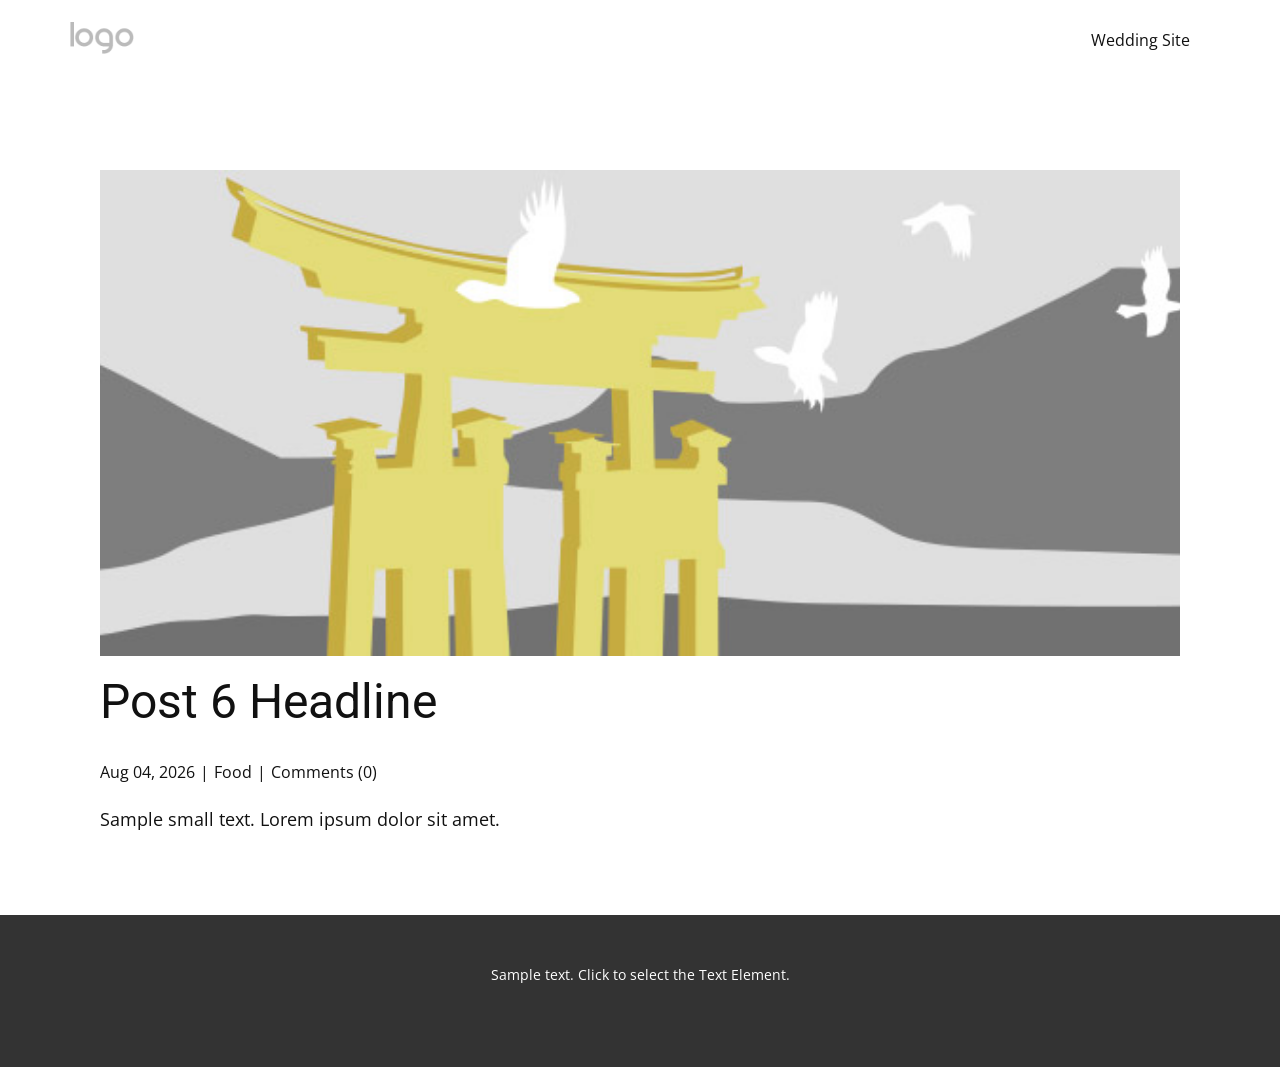
<file: blog/post-5.html>
<!DOCTYPE html>
<html style="font-size: 16px;" lang="en"><head>
    <meta name="viewport" content="width=device-width, initial-scale=1.0">
    <meta charset="utf-8">
    <meta name="keywords" content="Post 1 Headline">
    <meta name="description" content="Sample small text. Lorem ipsum dolor sit amet.">
    <title>Post 6 Headline</title>
    <link rel="stylesheet" href="../nicepage.css" media="screen">
<link rel="stylesheet" href="../Post-Template.css" media="screen">
    <script class="u-script" type="text/javascript" src="../jquery.js" defer=""></script>
    <script class="u-script" type="text/javascript" src="../nicepage.js" defer=""></script>
    <meta name="generator" content="Nicepage 8.6.2, nicepage.com">
    
    
    
    <link id="u-page-google-font" rel="stylesheet" href="https://fonts.googleapis.com/css2?display=swap&amp;family=Roboto:ital,wght@0,100;0,200;0,300;0,400;0,500;0,600;0,700;0,800;0,900;1,100;1,200;1,300;1,400;1,500;1,600;1,700;1,800;1,900&amp;family=Open+Sans:ital,wght@0,300;0,400;0,500;0,600;0,700;0,800;1,300;1,400;1,500;1,600;1,700;1,800">
    <script type="application/ld+json">{
		"@context": "http://schema.org",
		"@type": "Organization",
		"name": "",
		"logo": "images/default-logo.png"
}</script>
    <meta name="theme-color" content="#478ac9">
  <meta data-intl-tel-input-cdn-path="intlTelInput/"><meta name="twitter:description" content="Sample small text. Lorem ipsum dolor sit amet."><meta property="og:type" content="article"><meta property="og:title" content="Post 6 Headline"><meta property="og:description" content="Sample small text. Lorem ipsum dolor sit amet."><meta property="og:image" content="../images/8ad73f3c.jpeg"></head>
  <body data-path-to-root="./" data-include-products="false" class="u-body u-xl-mode" data-lang="en"><header class="u-clearfix u-header u-header" id="header"><div class="u-clearfix u-sheet u-valign-middle u-sheet-1">
        <a href="#" class="u-image u-logo u-image-1">
          <img src="../images/default-logo.png" class="u-logo-image u-logo-image-1">
        </a>
        <nav class="u-menu u-menu-one-level u-offcanvas u-menu-1" role="navigation" aria-label="Menu navigation">
          <div class="menu-collapse" style="font-size: 1rem; letter-spacing: 0px;">
            <a class="u-button-style u-custom-left-right-menu-spacing u-custom-padding-bottom u-custom-top-bottom-menu-spacing u-hamburger-link u-nav-link u-text-active-palette-1-base u-text-hover-palette-2-base" href="#" tabindex="-1" aria-label="Open menu" aria-controls="e110">
              <svg class="u-svg-link" viewBox="0 0 24 24"><use xlink:href="#menu-hamburger"></use></svg>
              <svg class="u-svg-content" version="1.1" id="menu-hamburger" viewBox="0 0 16 16" x="0px" y="0px" xmlns:xlink="http://www.w3.org/1999/xlink" xmlns="http://www.w3.org/2000/svg"><g><rect y="1" width="16" height="2"></rect><rect y="7" width="16" height="2"></rect><rect y="13" width="16" height="2"></rect>
</g></svg>
            </a>
          </div>
          <div class="u-nav-container">
            <ul class="u-nav u-unstyled u-nav-1" role="menubar"><li class="u-nav-item" role="none"><a class="u-button-style u-nav-link u-text-active-palette-1-base u-text-hover-palette-2-base u-nav-link-2" href="../" role="menuitem">Wedding Site</a>
</li></ul>
          </div>
          <div class="u-nav-container-collapse" id="e110" role="region" aria-label="Menu panel">
            <div class="u-black u-container-style u-inner-container-layout u-opacity u-opacity-95 u-sidenav">
              <div class="u-inner-container-layout u-sidenav-overflow">
                <div class="u-menu-close" tabindex="-1" aria-label="Close menu"></div>
                <ul class="u-align-center u-nav u-popupmenu-items u-unstyled u-nav-2"><li class="u-nav-item"><a class="u-button-style u-nav-link" href="../">Wedding Site</a>
</li></ul>
              </div>
            </div>
            <div class="u-black u-menu-overlay u-opacity u-opacity-70"></div>
          </div>
        </nav>
      </div></header>
    <section class="u-align-center u-clearfix u-section-1" id="block-2">
      <div class="u-clearfix u-sheet u-valign-middle-md u-valign-middle-sm u-valign-middle-xs u-sheet-1"><!--post_details--><!--post_details_options_json--><!--{"source":""}--><!--/post_details_options_json--><!--blog_post-->
        <div class="u-container-style u-expanded-width u-post-details u-post-details-1">
          <div class="u-container-layout u-valign-middle u-container-layout-1"><!--blog_post_image-->
            <img alt="" class="u-blog-control u-expanded-width u-image u-image-default u-image-1" src="../images/8ad73f3c.jpeg"><!--/blog_post_image--><!--blog_post_header-->
            <h2 class="u-blog-control u-text u-text-1">Post 6 Headline</h2><!--/blog_post_header--><!--blog_post_metadata-->
            <div class="u-blog-control u-metadata u-metadata-1"><!--blog_post_metadata_date--><span class="u-meta-date u-meta-icon">Aug 04, 2026</span><!--/blog_post_metadata_date--><!--blog_post_metadata_category--><span class="u-meta-category u-meta-icon"><a href="/blog/blog.html#/blog-1///1">Food</a></span><!--/blog_post_metadata_category--><!--blog_post_metadata_comments--><span class="u-meta-comments u-meta-icon"><!--blog_post_metadata_comments_content-->Comments (0)<!--/blog_post_metadata_comments_content--></span><!--/blog_post_metadata_comments-->
            </div><!--/blog_post_metadata--><!--blog_post_content-->
            <div class="u-align-justify u-blog-control u-post-content u-text u-text-2 fr-view">
  <p>Sample small text. Lorem ipsum dolor sit amet.</p>
  </div><!--/blog_post_content-->
          </div>
        </div><!--/blog_post--><!--/post_details-->
      </div>
    </section>
    
    
    
    <footer class="u-align-center u-clearfix u-container-align-center u-footer u-grey-80 u-footer" id="footer"><div class="u-clearfix u-sheet u-sheet-1">
        <p class="u-small-text u-text u-text-variant u-text-1">Sample text. Click to select the Text Element.</p>
      </div></footer>
    <section class="u-backlink u-clearfix u-grey-80"></section>
  
</body></html>
</file>
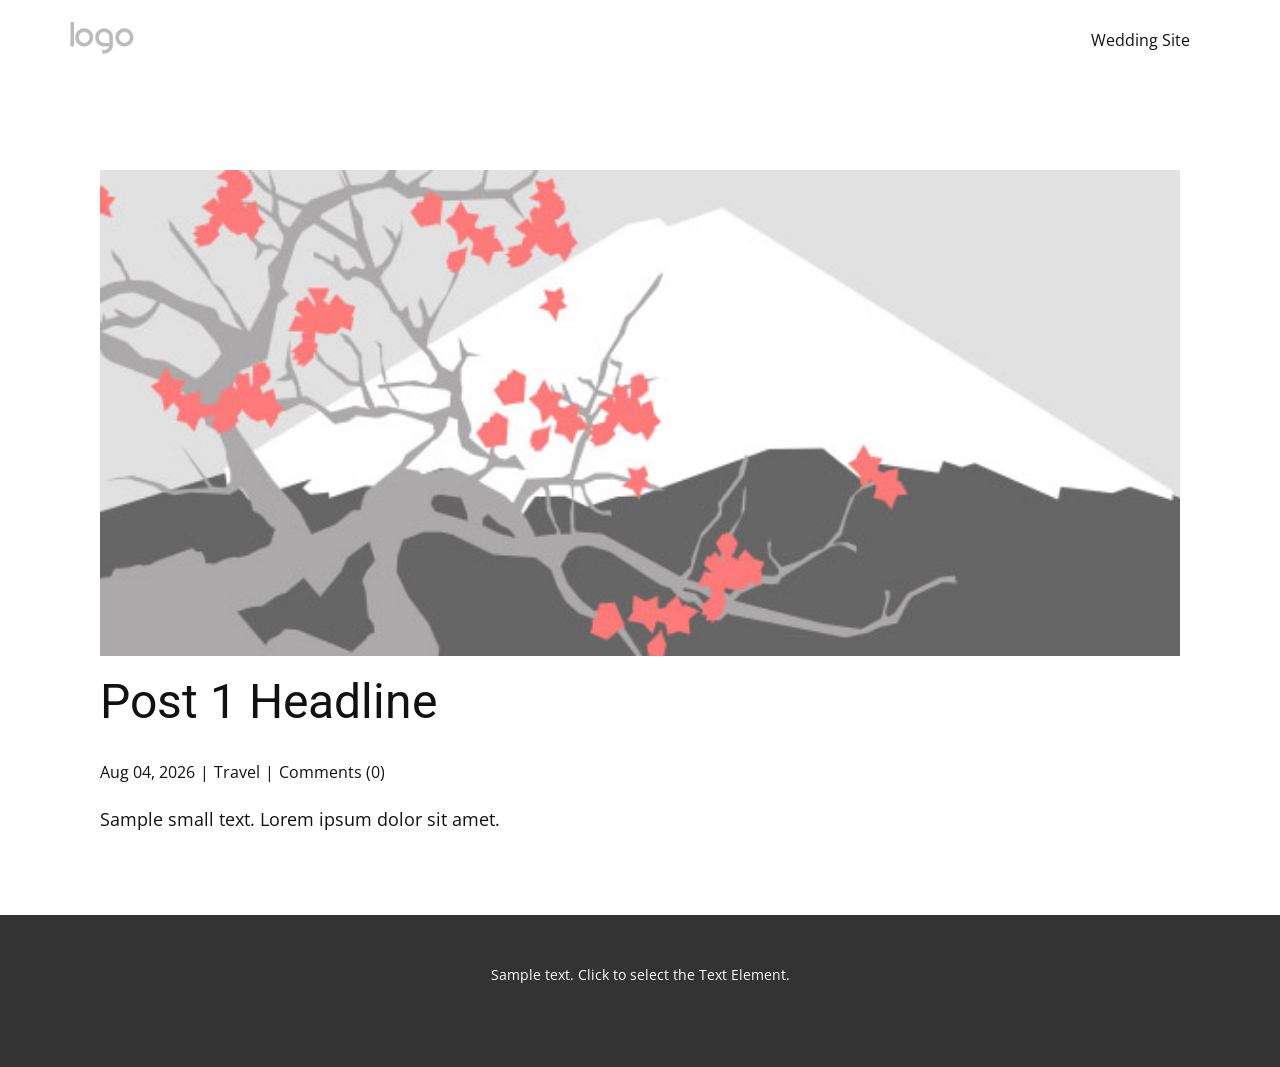
<file: blog/post.html>
<!DOCTYPE html>
<html style="font-size: 16px;" lang="en"><head>
    <meta name="viewport" content="width=device-width, initial-scale=1.0">
    <meta charset="utf-8">
    <meta name="keywords" content="Post 1 Headline">
    <meta name="description" content="Sample small text. Lorem ipsum dolor sit amet.">
    <title>Post 1 Headline</title>
    <link rel="stylesheet" href="../nicepage.css" media="screen">
<link rel="stylesheet" href="../Post-Template.css" media="screen">
    <script class="u-script" type="text/javascript" src="../jquery.js" defer=""></script>
    <script class="u-script" type="text/javascript" src="../nicepage.js" defer=""></script>
    <meta name="generator" content="Nicepage 8.6.2, nicepage.com">
    
    
    
    <link id="u-page-google-font" rel="stylesheet" href="https://fonts.googleapis.com/css2?display=swap&amp;family=Roboto:ital,wght@0,100;0,200;0,300;0,400;0,500;0,600;0,700;0,800;0,900;1,100;1,200;1,300;1,400;1,500;1,600;1,700;1,800;1,900&amp;family=Open+Sans:ital,wght@0,300;0,400;0,500;0,600;0,700;0,800;1,300;1,400;1,500;1,600;1,700;1,800">
    <script type="application/ld+json">{
		"@context": "http://schema.org",
		"@type": "Organization",
		"name": "",
		"logo": "images/default-logo.png"
}</script>
    <meta name="theme-color" content="#478ac9">
  <meta data-intl-tel-input-cdn-path="intlTelInput/"><meta name="twitter:description" content="Sample small text. Lorem ipsum dolor sit amet."><meta property="og:type" content="article"><meta property="og:title" content="Post 1 Headline"><meta property="og:description" content="Sample small text. Lorem ipsum dolor sit amet."><meta property="og:image" content="../images/0fd3416c.jpeg"></head>
  <body data-path-to-root="./" data-include-products="false" class="u-body u-xl-mode" data-lang="en"><header class="u-clearfix u-header u-header" id="header"><div class="u-clearfix u-sheet u-valign-middle u-sheet-1">
        <a href="#" class="u-image u-logo u-image-1">
          <img src="../images/default-logo.png" class="u-logo-image u-logo-image-1">
        </a>
        <nav class="u-menu u-menu-one-level u-offcanvas u-menu-1" role="navigation" aria-label="Menu navigation">
          <div class="menu-collapse" style="font-size: 1rem; letter-spacing: 0px;">
            <a class="u-button-style u-custom-left-right-menu-spacing u-custom-padding-bottom u-custom-top-bottom-menu-spacing u-hamburger-link u-nav-link u-text-active-palette-1-base u-text-hover-palette-2-base" href="#" tabindex="-1" aria-label="Open menu" aria-controls="e110">
              <svg class="u-svg-link" viewBox="0 0 24 24"><use xlink:href="#menu-hamburger"></use></svg>
              <svg class="u-svg-content" version="1.1" id="menu-hamburger" viewBox="0 0 16 16" x="0px" y="0px" xmlns:xlink="http://www.w3.org/1999/xlink" xmlns="http://www.w3.org/2000/svg"><g><rect y="1" width="16" height="2"></rect><rect y="7" width="16" height="2"></rect><rect y="13" width="16" height="2"></rect>
</g></svg>
            </a>
          </div>
          <div class="u-nav-container">
            <ul class="u-nav u-unstyled u-nav-1" role="menubar"><li class="u-nav-item" role="none"><a class="u-button-style u-nav-link u-text-active-palette-1-base u-text-hover-palette-2-base u-nav-link-2" href="../" role="menuitem">Wedding Site</a>
</li></ul>
          </div>
          <div class="u-nav-container-collapse" id="e110" role="region" aria-label="Menu panel">
            <div class="u-black u-container-style u-inner-container-layout u-opacity u-opacity-95 u-sidenav">
              <div class="u-inner-container-layout u-sidenav-overflow">
                <div class="u-menu-close" tabindex="-1" aria-label="Close menu"></div>
                <ul class="u-align-center u-nav u-popupmenu-items u-unstyled u-nav-2"><li class="u-nav-item"><a class="u-button-style u-nav-link" href="../">Wedding Site</a>
</li></ul>
              </div>
            </div>
            <div class="u-black u-menu-overlay u-opacity u-opacity-70"></div>
          </div>
        </nav>
      </div></header>
    <section class="u-align-center u-clearfix u-section-1" id="block-2">
      <div class="u-clearfix u-sheet u-valign-middle-md u-valign-middle-sm u-valign-middle-xs u-sheet-1"><!--post_details--><!--post_details_options_json--><!--{"source":""}--><!--/post_details_options_json--><!--blog_post-->
        <div class="u-container-style u-expanded-width u-post-details u-post-details-1">
          <div class="u-container-layout u-valign-middle u-container-layout-1"><!--blog_post_image-->
            <img alt="" class="u-blog-control u-expanded-width u-image u-image-default u-image-1" src="../images/0fd3416c.jpeg"><!--/blog_post_image--><!--blog_post_header-->
            <h2 class="u-blog-control u-text u-text-1">Post 1 Headline</h2><!--/blog_post_header--><!--blog_post_metadata-->
            <div class="u-blog-control u-metadata u-metadata-1"><!--blog_post_metadata_date--><span class="u-meta-date u-meta-icon">Aug 04, 2026</span><!--/blog_post_metadata_date--><!--blog_post_metadata_category--><span class="u-meta-category u-meta-icon"><a href="/blog/blog.html#/blog-1///2">Travel</a></span><!--/blog_post_metadata_category--><!--blog_post_metadata_comments--><span class="u-meta-comments u-meta-icon"><!--blog_post_metadata_comments_content-->Comments (0)<!--/blog_post_metadata_comments_content--></span><!--/blog_post_metadata_comments-->
            </div><!--/blog_post_metadata--><!--blog_post_content-->
            <div class="u-align-justify u-blog-control u-post-content u-text u-text-2 fr-view">
  <p>Sample small text. Lorem ipsum dolor sit amet.</p>
  </div><!--/blog_post_content-->
          </div>
        </div><!--/blog_post--><!--/post_details-->
      </div>
    </section>
    
    
    
    <footer class="u-align-center u-clearfix u-container-align-center u-footer u-grey-80 u-footer" id="footer"><div class="u-clearfix u-sheet u-sheet-1">
        <p class="u-small-text u-text u-text-variant u-text-1">Sample text. Click to select the Text Element.</p>
      </div></footer>
    <section class="u-backlink u-clearfix u-grey-80"></section>
  
</body></html>
</file>
